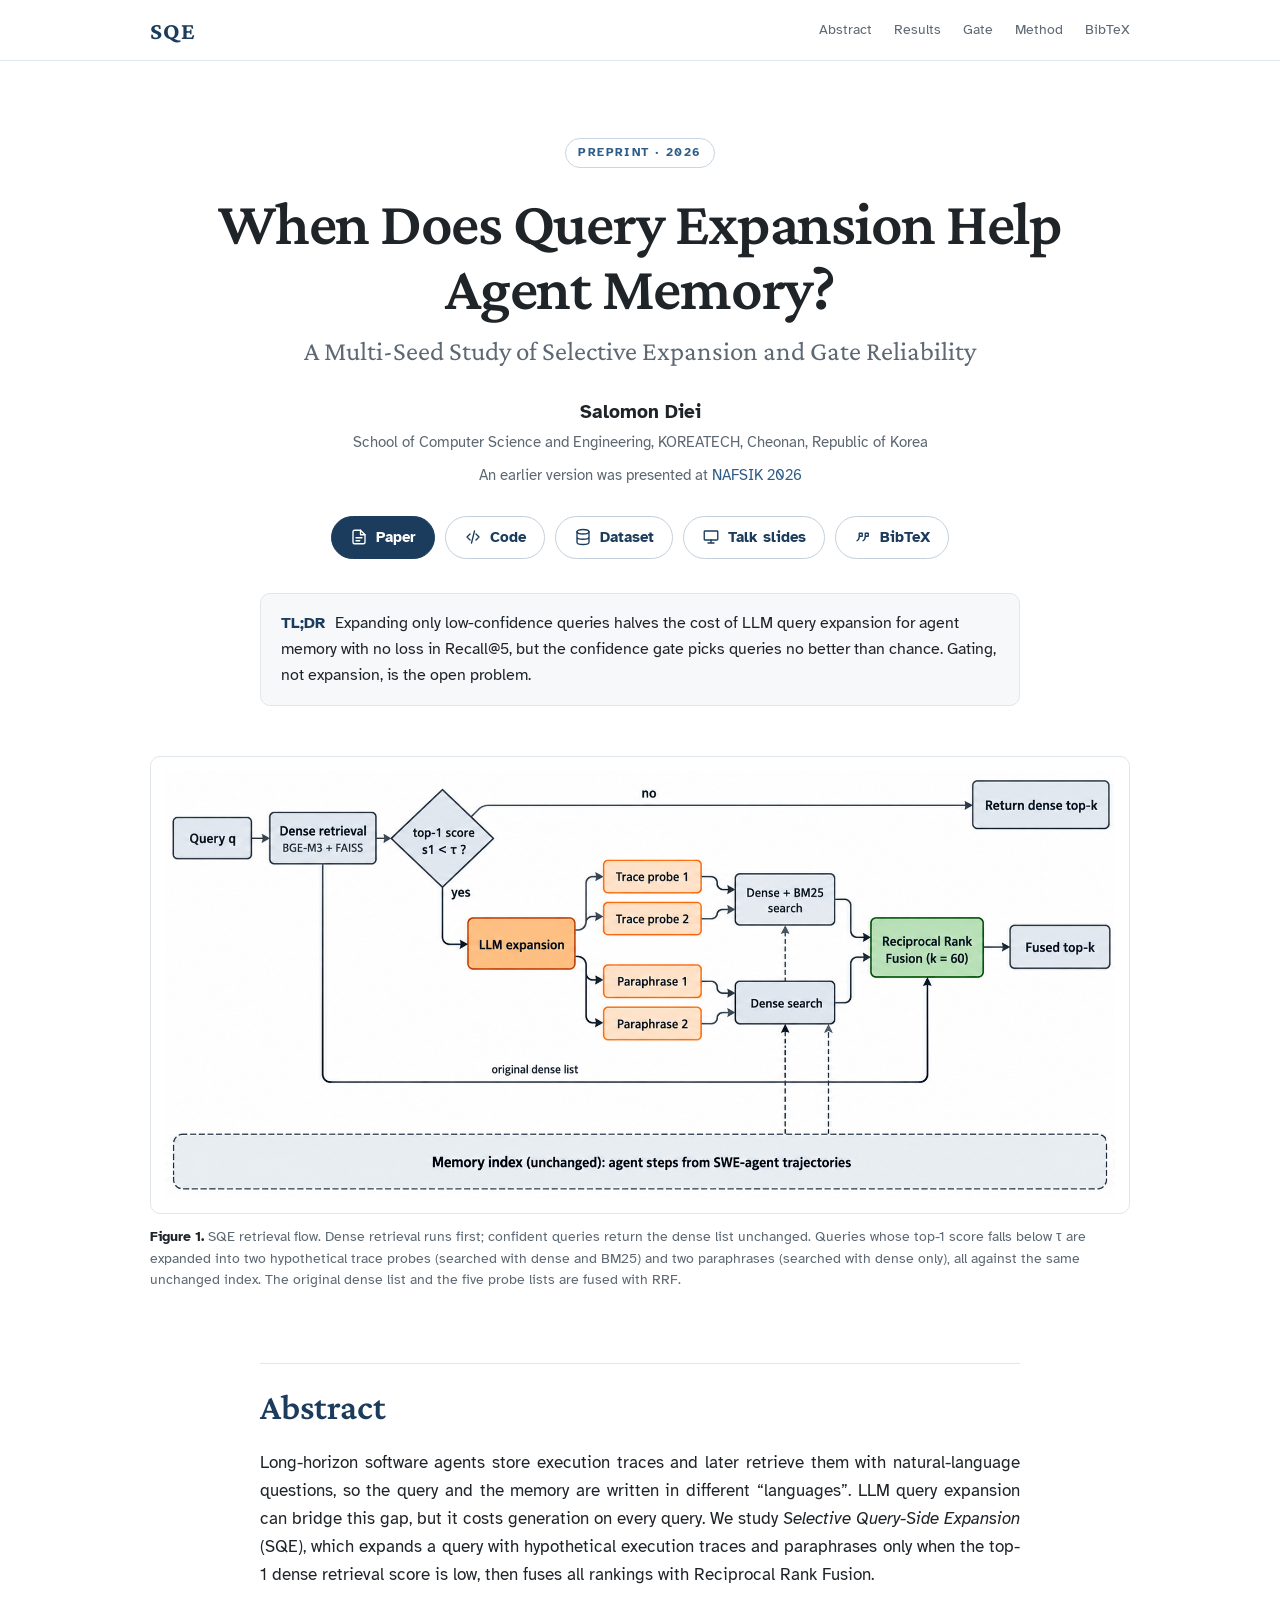
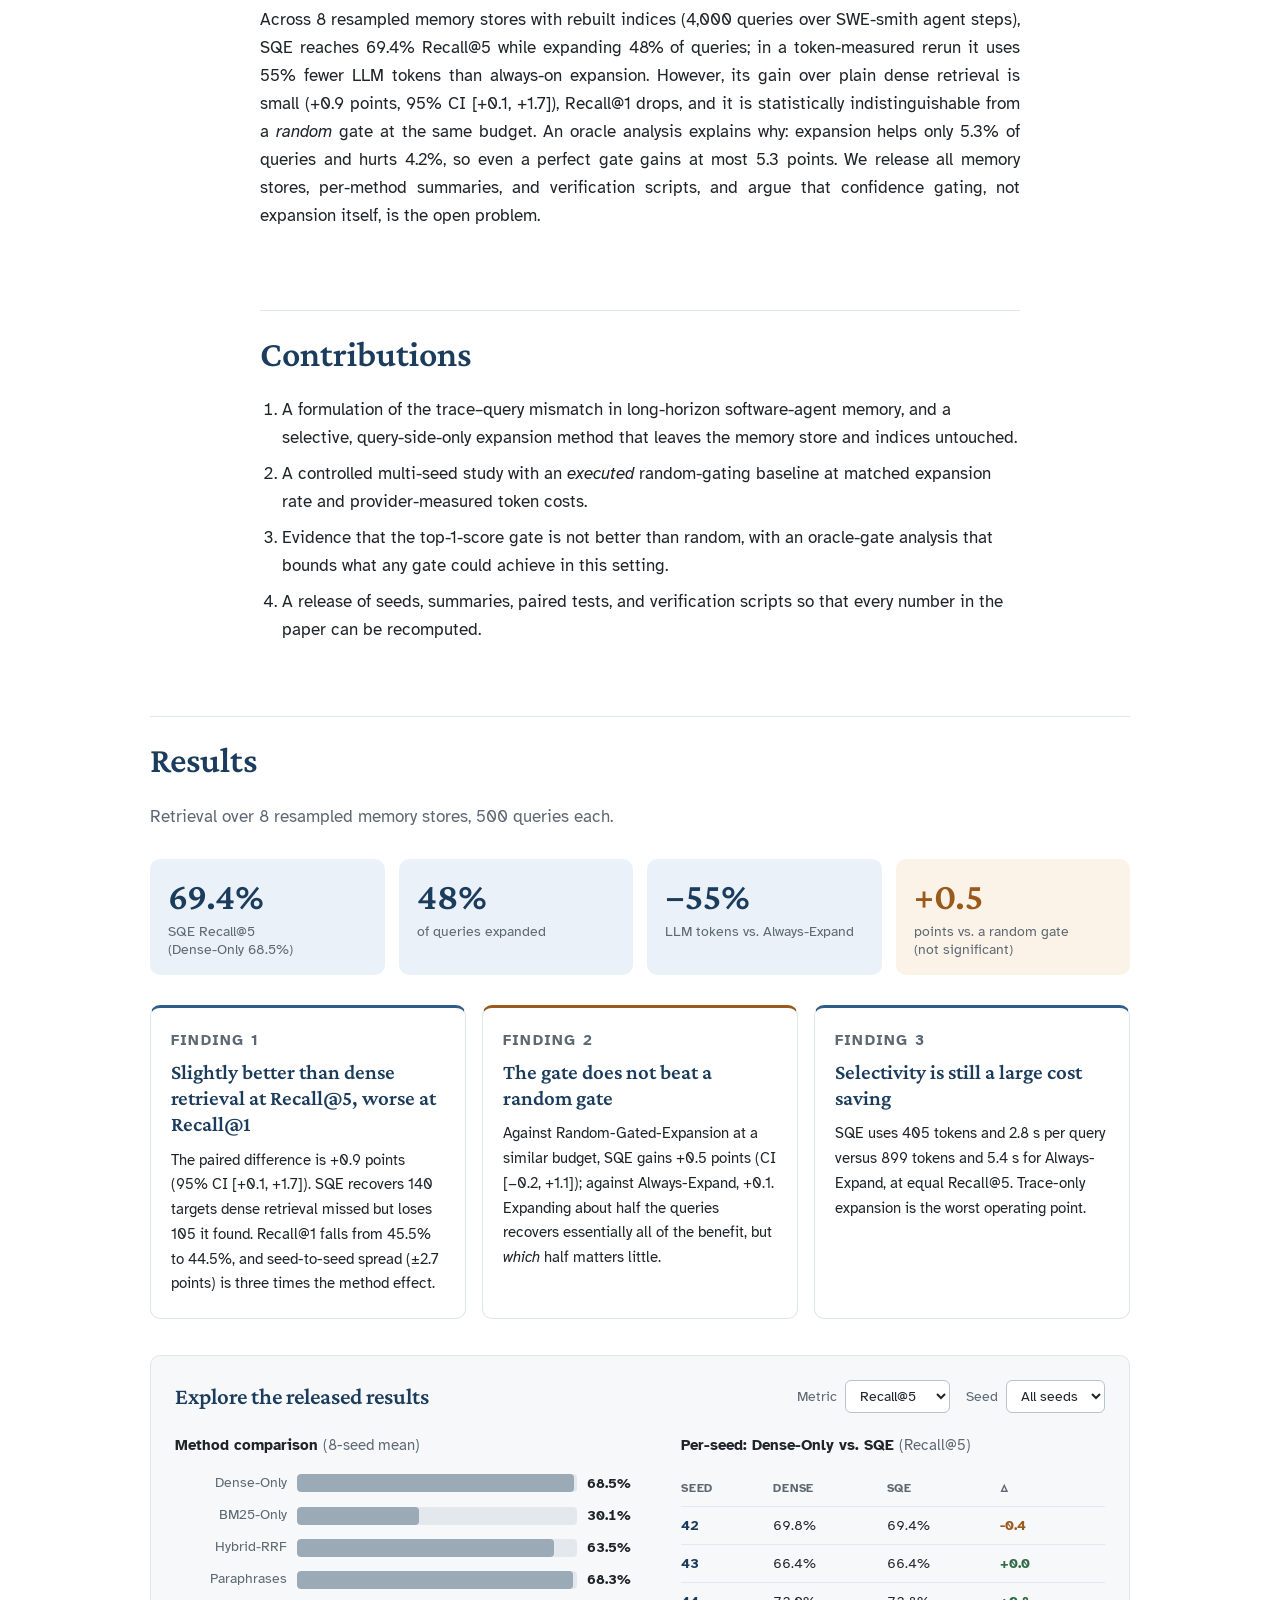
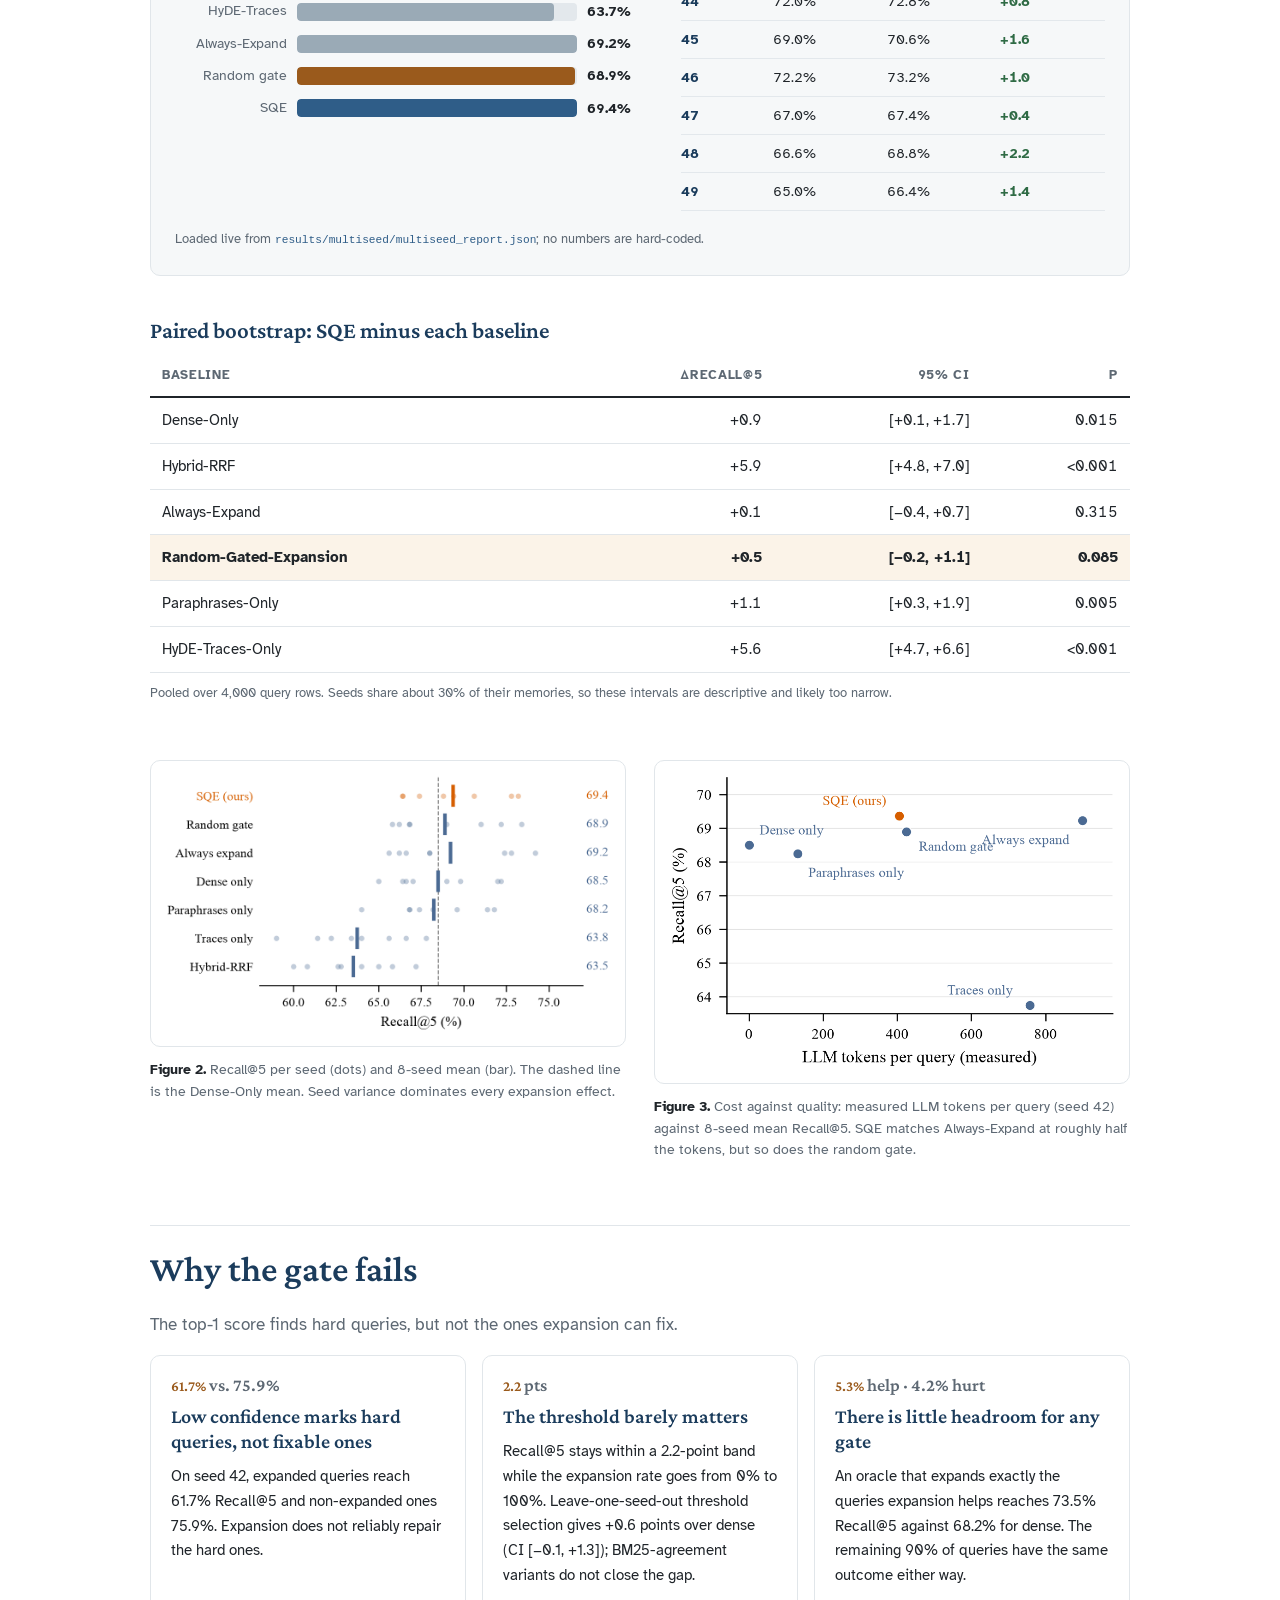
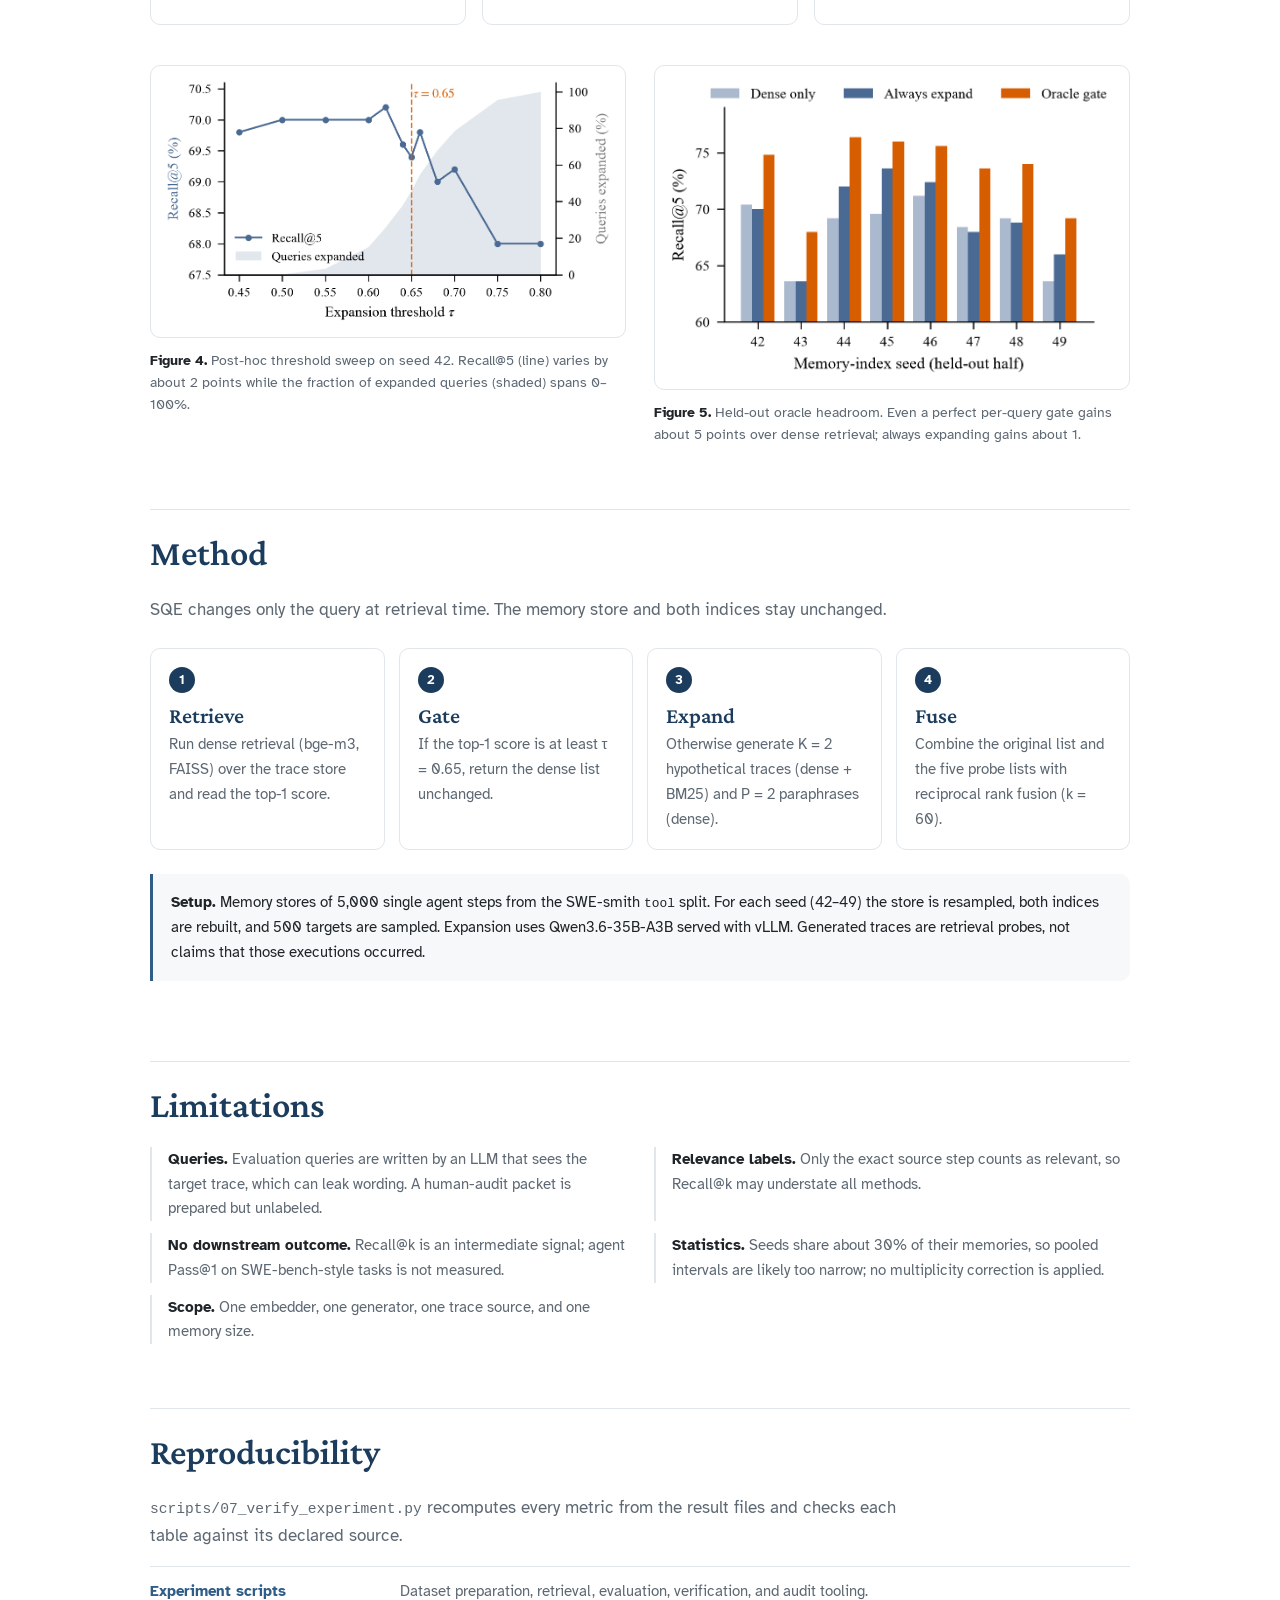
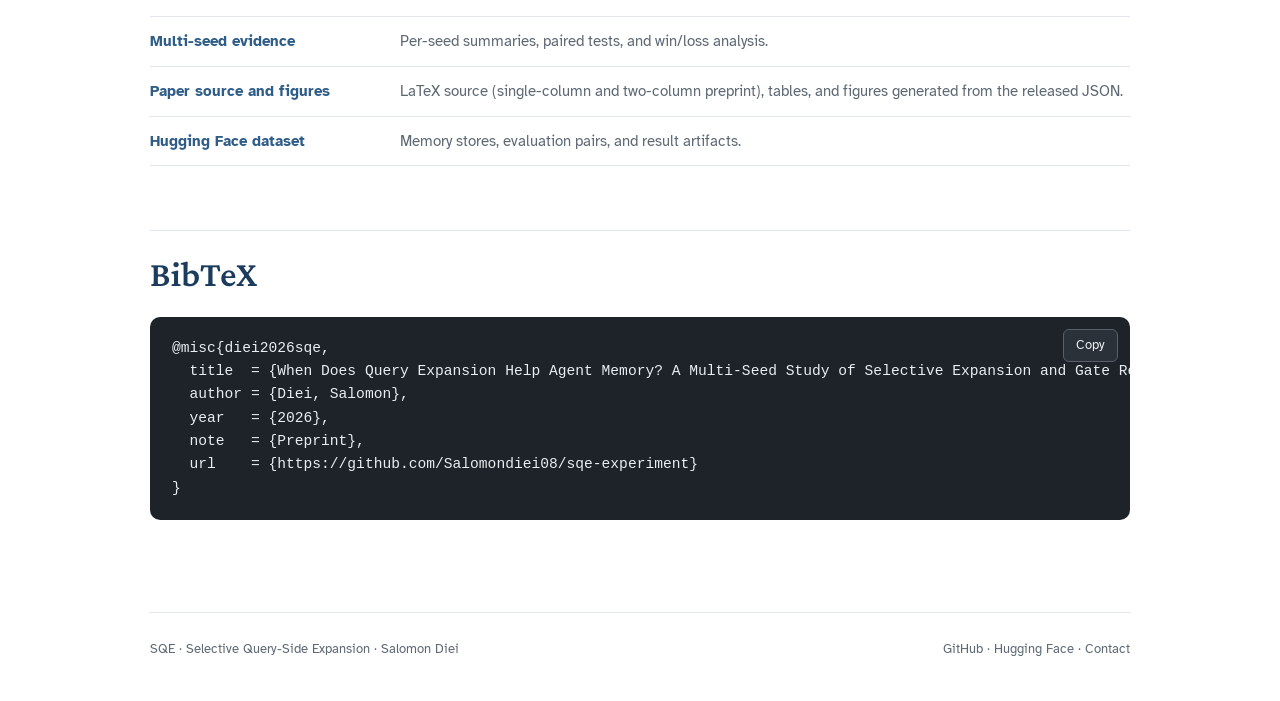
<file: site/index.html>
<!doctype html>
<html lang="en">
<head>
<meta charset="utf-8">
<meta name="viewport" content="width=device-width, initial-scale=1">
<title>When Does Query Expansion Help Agent Memory? | SQE</title>
<meta name="description" content="A multi-seed study of selective query-side expansion (SQE) for long-horizon software-agent memory: expanding only low-confidence queries halves the cost of expansion, but the confidence gate is no better than random.">
<meta name="author" content="Salomon Diei">
<link rel="canonical" href="https://salomondiei08.github.io/sqe-experiment/">
<!-- Google Scholar -->
<meta name="citation_title" content="When Does Query Expansion Help Agent Memory? A Multi-Seed Study of Selective Expansion and Gate Reliability">
<meta name="citation_author" content="Diei, Salomon">
<meta name="citation_publication_date" content="2026">
<meta name="citation_pdf_url" content="https://salomondiei08.github.io/sqe-experiment/assets/sqe-paper.pdf">
<!-- Social previews -->
<meta property="og:type" content="article">
<meta property="og:title" content="When Does Query Expansion Help Agent Memory?">
<meta property="og:description" content="Selective query expansion halves the cost of always-on expansion for agent memory retrieval, but its confidence gate is no better than random. 8 seeds, 4,000 queries, all artifacts released.">
<meta property="og:url" content="https://salomondiei08.github.io/sqe-experiment/">
<meta property="og:image" content="https://salomondiei08.github.io/sqe-experiment/assets/social-preview.png">
<meta property="og:image:width" content="1200">
<meta property="og:image:height" content="630">
<meta name="twitter:card" content="summary_large_image">
<link rel="preconnect" href="https://fonts.googleapis.com">
<link rel="preconnect" href="https://fonts.gstatic.com" crossorigin>
<link href="https://fonts.googleapis.com/css2?family=Atkinson+Hyperlegible:wght@400;700&family=Crimson+Pro:wght@400;500;600;700&display=swap" rel="stylesheet">
<link rel="stylesheet" href="./styles.css">
</head>
<body>
<a class="skip-link" href="#abstract">Skip to content</a>
<header class="site-header-wrap"><div class="site-header"><a class="site-name" href="#top">SQE</a><nav aria-label="Page navigation"><a href="#abstract">Abstract</a><a href="#results">Results</a><a href="#gate">Gate</a><a href="#method">Method</a><a href="#bibtex">BibTeX</a></nav></div></header>

<main id="top" class="page">

<section class="paper-header">
  <p class="venue">Preprint · 2026</p>
  <h1>When Does Query Expansion Help Agent Memory?</h1>
  <p class="subtitle">A Multi-Seed Study of Selective Expansion and Gate Reliability</p>
  <p class="authors"><a href="https://salomon.reinvent-labs.com" target="_blank" rel="noreferrer">Salomon Diei</a></p>
  <p class="affiliation">School of Computer Science and Engineering, KOREATECH, Cheonan, Republic of Korea</p>
  <p class="presentation">An earlier version was presented at <a href="https://sites.google.com/view/nafsik?pli=1&amp;authuser=0" target="_blank" rel="noreferrer">NAFSIK 2026</a></p>
  <div class="paper-links" aria-label="Research links">
    <a class="link-button primary" href="./assets/sqe-paper.pdf" target="_blank"><svg aria-hidden="true" viewBox="0 0 24 24"><path d="M14 3H6a2 2 0 0 0-2 2v14a2 2 0 0 0 2 2h12a2 2 0 0 0 2-2V9z"/><path d="M14 3v6h6M8 13h8M8 17h5"/></svg>Paper</a>
    <a class="link-button" href="https://github.com/Salomondiei08/sqe-experiment" target="_blank" rel="noreferrer"><svg aria-hidden="true" viewBox="0 0 24 24"><path d="m8 16-4-4 4-4M16 8l4 4-4 4M14 4l-4 16"/></svg>Code</a>
    <a class="link-button" href="https://huggingface.co/datasets/TheReinventGuy/sqe-experiment" target="_blank" rel="noreferrer"><svg aria-hidden="true" viewBox="0 0 24 24"><ellipse cx="12" cy="5" rx="8" ry="3"/><path d="M4 5v14c0 1.7 3.6 3 8 3s8-1.3 8-3V5M4 12c0 1.7 3.6 3 8 3s8-1.3 8-3"/></svg>Dataset</a>
    <a class="link-button" href="./talk/" target="_blank"><svg aria-hidden="true" viewBox="0 0 24 24"><rect x="3" y="4" width="18" height="12" rx="1"/><path d="M12 16v4M8 20h8"/></svg>Talk slides</a>
    <a class="link-button" href="#bibtex"><svg aria-hidden="true" viewBox="0 0 24 24"><path d="M7 7h4v4H7zM7 11c0 3-1 5-3 6M15 7h4v4h-4zM15 11c0 3-1 5-3 6"/></svg>BibTeX</a>
  </div>
  <p class="tldr"><strong>TL;DR</strong> Expanding only low-confidence queries halves the cost of LLM query expansion for agent memory with no loss in Recall@5, but the confidence gate picks queries no better than chance. Gating, not expansion, is the open problem.</p>
</section>

<figure class="teaser"><a href="./assets/method_overview.png" target="_blank"><img src="./assets/method_overview.png" width="1726" height="778" alt="SQE retrieval flow: dense retrieval first; queries whose top-1 score is below the threshold are expanded into trace probes and paraphrases, searched against the same index, and fused with reciprocal rank fusion."></a><figcaption><b>Figure 1.</b> SQE retrieval flow. Dense retrieval runs first; confident queries return the dense list unchanged. Queries whose top-1 score falls below τ are expanded into two hypothetical trace probes (searched with dense and BM25) and two paraphrases (searched with dense only), all against the same unchanged index. The original dense list and the five probe lists are fused with RRF.</figcaption></figure>

<section id="abstract" class="paper-section narrow">
  <h2>Abstract</h2>
  <p>Long-horizon software agents store execution traces and later retrieve them with natural-language questions, so the query and the memory are written in different “languages”. LLM query expansion can bridge this gap, but it costs generation on every query. We study <em>Selective Query-Side Expansion</em> (SQE), which expands a query with hypothetical execution traces and paraphrases only when the top-1 dense retrieval score is low, then fuses all rankings with Reciprocal Rank Fusion.</p>
  <p>Across 8 resampled memory stores with rebuilt indices (4,000 queries over SWE-smith agent steps), SQE reaches 69.4% Recall@5 while expanding 48% of queries; in a token-measured rerun it uses 55% fewer LLM tokens than always-on expansion. However, its gain over plain dense retrieval is small (+0.9 points, 95% CI [+0.1, +1.7]), Recall@1 drops, and it is statistically indistinguishable from a <em>random</em> gate at the same budget. An oracle analysis explains why: expansion helps only 5.3% of queries and hurts 4.2%, so even a perfect gate gains at most 5.3 points. We release all memory stores, per-method summaries, and verification scripts, and argue that confidence gating, not expansion itself, is the open problem.</p>
</section>

<section class="paper-section narrow contributions">
  <h2>Contributions</h2>
  <ol>
    <li>A formulation of the trace–query mismatch in long-horizon software-agent memory, and a selective, query-side-only expansion method that leaves the memory store and indices untouched.</li>
    <li>A controlled multi-seed study with an <em>executed</em> random-gating baseline at matched expansion rate and provider-measured token costs.</li>
    <li>Evidence that the top-1-score gate is not better than random, with an oracle-gate analysis that bounds what any gate could achieve in this setting.</li>
    <li>A release of seeds, summaries, paired tests, and verification scripts so that every number in the paper can be recomputed.</li>
  </ol>
</section>

<section id="results" class="paper-section">
  <h2>Results</h2>
  <p class="section-intro">Retrieval over 8 resampled memory stores, 500 queries each.</p>

  <div class="headline-results">
    <div><strong>69.4%</strong><span>SQE Recall@5<br>(Dense-Only 68.5%)</span></div>
    <div><strong>48%</strong><span>of queries expanded</span></div>
    <div><strong>−55%</strong><span>LLM tokens vs. Always-Expand</span></div>
    <div class="neutral"><strong>+0.5</strong><span>points vs. a random gate<br>(not significant)</span></div>
  </div>

  <div class="finding-cards">
    <article class="finding"><p class="finding-label">Finding 1</p><h3>Slightly better than dense retrieval at Recall@5, worse at Recall@1</h3><p>The paired difference is +0.9 points (95% CI [+0.1, +1.7]). SQE recovers 140 targets dense retrieval missed but loses 105 it found. Recall@1 falls from 45.5% to 44.5%, and seed-to-seed spread (±2.7 points) is three times the method effect.</p></article>
    <article class="finding negative"><p class="finding-label">Finding 2</p><h3>The gate does not beat a random gate</h3><p>Against Random-Gated-Expansion at a similar budget, SQE gains +0.5 points (CI [−0.2, +1.1]); against Always-Expand, +0.1. Expanding about half the queries recovers essentially all of the benefit, but <em>which</em> half matters little.</p></article>
    <article class="finding"><p class="finding-label">Finding 3</p><h3>Selectivity is still a large cost saving</h3><p>SQE uses 405 tokens and 2.8 s per query versus 899 tokens and 5.4 s for Always-Expand, at equal Recall@5. Trace-only expansion is the worst operating point.</p></article>
  </div>

  <div class="panel interactive">
    <div class="panel-head"><h3>Explore the released results</h3><div class="results-toolbar"><label for="metric-select">Metric <select id="metric-select"><option value="recall@5">Recall@5</option><option value="recall@1">Recall@1</option><option value="recall@10">Recall@10</option><option value="mrr">MRR</option></select></label><label for="seed-select">Seed <select id="seed-select"><option value="all">All seeds</option><option>42</option><option>43</option><option>44</option><option>45</option><option>46</option><option>47</option><option>48</option><option>49</option></select></label></div></div>
    <div class="result-columns"><div><h4>Method comparison <span class="hint">(8-seed mean)</span></h4><div id="method-chart" class="method-chart" role="img" aria-label="Method comparison chart"></div></div><div><h4>Per-seed: Dense-Only vs. SQE <span class="hint">(Recall@5)</span></h4><div id="seed-table" class="seed-table"></div></div></div>
    <p class="data-note">Loaded live from <a href="https://github.com/Salomondiei08/sqe-experiment/tree/main/results/multiseed" target="_blank" rel="noreferrer"><code>results/multiseed/multiseed_report.json</code></a>; no numbers are hard-coded.</p>
  </div>

  <div class="table-wrap">
    <h3>Paired bootstrap: SQE minus each baseline</h3>
    <table>
      <thead><tr><th scope="col">Baseline</th><th scope="col">ΔRecall@5</th><th scope="col">95% CI</th><th scope="col">p</th></tr></thead>
      <tbody>
        <tr><td>Dense-Only</td><td>+0.9</td><td>[+0.1, +1.7]</td><td>0.015</td></tr>
        <tr><td>Hybrid-RRF</td><td>+5.9</td><td>[+4.8, +7.0]</td><td>&lt;0.001</td></tr>
        <tr><td>Always-Expand</td><td>+0.1</td><td>[−0.4, +0.7]</td><td>0.315</td></tr>
        <tr class="key-row"><td>Random-Gated-Expansion</td><td>+0.5</td><td>[−0.2, +1.1]</td><td>0.085</td></tr>
        <tr><td>Paraphrases-Only</td><td>+1.1</td><td>[+0.3, +1.9]</td><td>0.005</td></tr>
        <tr><td>HyDE-Traces-Only</td><td>+5.6</td><td>[+4.7, +6.6]</td><td>&lt;0.001</td></tr>
      </tbody>
    </table>
    <p class="table-note">Pooled over 4,000 query rows. Seeds share about 30% of their memories, so these intervals are descriptive and likely too narrow.</p>
  </div>

  <div class="figure-grid">
    <figure><a href="./assets/multiseed_recall5.png" target="_blank"><img src="./assets/multiseed_recall5.png" width="1042" height="600" alt="Recall@5 per seed and 8-seed mean for each method" loading="lazy"></a><figcaption><b>Figure 2.</b> Recall@5 per seed (dots) and 8-seed mean (bar). The dashed line is the Dense-Only mean. Seed variance dominates every expansion effect.</figcaption></figure>
    <figure><a href="./assets/cost_quality.png" target="_blank"><img src="./assets/cost_quality.png" width="874" height="576" alt="Measured LLM tokens per query against 8-seed mean Recall@5" loading="lazy"></a><figcaption><b>Figure 3.</b> Cost against quality: measured LLM tokens per query (seed 42) against 8-seed mean Recall@5. SQE matches Always-Expand at roughly half the tokens, but so does the random gate.</figcaption></figure>
  </div>
</section>

<section id="gate" class="paper-section">
  <h2>Why the gate fails</h2>
  <p class="section-intro">The top-1 score finds hard queries, but not the ones expansion can fix.</p>
  <div class="gate-cards">
    <article><p class="big-number">61.7%<span> vs. 75.9%</span></p><h3>Low confidence marks hard queries, not fixable ones</h3><p>On seed 42, expanded queries reach 61.7% Recall@5 and non-expanded ones 75.9%. Expansion does not reliably repair the hard ones.</p></article>
    <article><p class="big-number">2.2<span> pts</span></p><h3>The threshold barely matters</h3><p>Recall@5 stays within a 2.2-point band while the expansion rate goes from 0% to 100%. Leave-one-seed-out threshold selection gives +0.6 points over dense (CI [−0.1, +1.3]); BM25-agreement variants do not close the gap.</p></article>
    <article><p class="big-number">5.3%<span> help · 4.2% hurt</span></p><h3>There is little headroom for any gate</h3><p>An oracle that expands exactly the queries expansion helps reaches 73.5% Recall@5 against 68.2% for dense. The remaining 90% of queries have the same outcome either way.</p></article>
  </div>
  <div class="figure-grid">
    <figure><a href="./assets/threshold_sweep.png" target="_blank"><img src="./assets/threshold_sweep.png" width="1017" height="555" alt="Recall@5 and expansion rate across gate thresholds on seed 42" loading="lazy"></a><figcaption><b>Figure 4.</b> Post-hoc threshold sweep on seed 42. Recall@5 (line) varies by about 2 points while the fraction of expanded queries (shaded) spans 0–100%.</figcaption></figure>
    <figure><a href="./assets/gate_headroom.png" target="_blank"><img src="./assets/gate_headroom.png" width="913" height="604" alt="Held-out oracle headroom compared with dense retrieval and always expanding" loading="lazy"></a><figcaption><b>Figure 5.</b> Held-out oracle headroom. Even a perfect per-query gate gains about 5 points over dense retrieval; always expanding gains about 1.</figcaption></figure>
  </div>
</section>

<section id="method" class="paper-section">
  <h2>Method</h2>
  <p class="section-intro">SQE changes only the query at retrieval time. The memory store and both indices stay unchanged.</p>
  <ol class="method-steps">
    <li><span class="step">1</span><strong>Retrieve</strong>Run dense retrieval (bge-m3, FAISS) over the trace store and read the top-1 score.</li>
    <li><span class="step">2</span><strong>Gate</strong>If the top-1 score is at least τ = 0.65, return the dense list unchanged.</li>
    <li><span class="step">3</span><strong>Expand</strong>Otherwise generate K = 2 hypothetical traces (dense + BM25) and P = 2 paraphrases (dense).</li>
    <li><span class="step">4</span><strong>Fuse</strong>Combine the original list and the five probe lists with reciprocal rank fusion (k = 60).</li>
  </ol>
  <p class="note"><strong>Setup.</strong> Memory stores of 5,000 single agent steps from the SWE-smith <code>tool</code> split. For each seed (42–49) the store is resampled, both indices are rebuilt, and 500 targets are sampled. Expansion uses Qwen3.6-35B-A3B served with vLLM. Generated traces are retrieval probes, not claims that those executions occurred.</p>
</section>

<section class="paper-section limitations">
  <h2>Limitations</h2>
  <ul>
    <li><strong>Queries.</strong> Evaluation queries are written by an LLM that sees the target trace, which can leak wording. A human-audit packet is prepared but unlabeled.</li>
    <li><strong>Relevance labels.</strong> Only the exact source step counts as relevant, so Recall@k may understate all methods.</li>
    <li><strong>No downstream outcome.</strong> Recall@k is an intermediate signal; agent Pass@1 on SWE-bench-style tasks is not measured.</li>
    <li><strong>Statistics.</strong> Seeds share about 30% of their memories, so pooled intervals are likely too narrow; no multiplicity correction is applied.</li>
    <li><strong>Scope.</strong> One embedder, one generator, one trace source, and one memory size.</li>
  </ul>
</section>

<section class="paper-section artifacts">
  <h2>Reproducibility</h2>
  <p class="section-intro"><code>scripts/07_verify_experiment.py</code> recomputes every metric from the result files and checks each table against its declared source.</p>
  <ul>
    <li><a href="https://github.com/Salomondiei08/sqe-experiment/tree/main/scripts" target="_blank" rel="noreferrer">Experiment scripts</a><span>Dataset preparation, retrieval, evaluation, verification, and audit tooling.</span></li>
    <li><a href="https://github.com/Salomondiei08/sqe-experiment/tree/main/results/multiseed" target="_blank" rel="noreferrer">Multi-seed evidence</a><span>Per-seed summaries, paired tests, and win/loss analysis.</span></li>
    <li><a href="https://github.com/Salomondiei08/sqe-experiment/tree/main/paper" target="_blank" rel="noreferrer">Paper source and figures</a><span>LaTeX source (single-column and two-column preprint), tables, and figures generated from the released JSON.</span></li>
    <li><a href="https://huggingface.co/datasets/TheReinventGuy/sqe-experiment" target="_blank" rel="noreferrer">Hugging Face dataset</a><span>Memory stores, evaluation pairs, and result artifacts.</span></li>
  </ul>
</section>

<section id="bibtex" class="paper-section citation-section">
  <h2>BibTeX</h2>
  <div class="citation-box"><pre id="citation">@misc{diei2026sqe,
  title  = {When Does Query Expansion Help Agent Memory? A Multi-Seed Study of Selective Expansion and Gate Reliability},
  author = {Diei, Salomon},
  year   = {2026},
  note   = {Preprint},
  url    = {https://github.com/Salomondiei08/sqe-experiment}
}</pre><button id="copy-citation" type="button">Copy</button></div>
  <span class="copy-status" id="copy-status" role="status"></span>
</section>

</main>
<footer class="site-footer"><span>SQE · Selective Query-Side Expansion · <a href="https://salomon.reinvent-labs.com" target="_blank" rel="noreferrer">Salomon Diei</a></span><span><a href="https://github.com/Salomondiei08/sqe-experiment" target="_blank" rel="noreferrer">GitHub</a> · <a href="https://huggingface.co/datasets/TheReinventGuy/sqe-experiment" target="_blank" rel="noreferrer">Hugging Face</a> · <a href="mailto:salomon@koreatech.ac.kr">Contact</a></span></footer>
<script src="./app.js"></script>
</body>
</html>
</file>
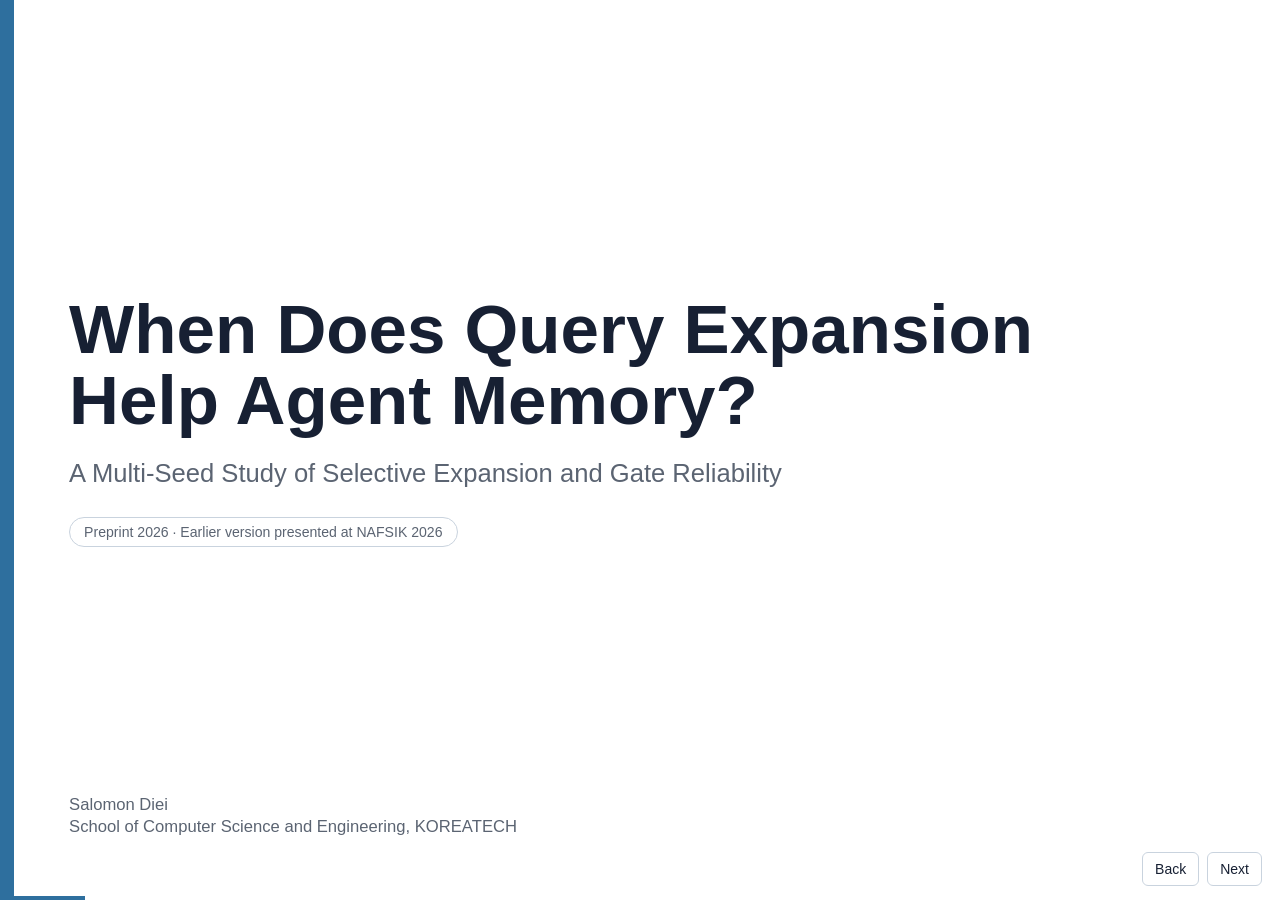
<file: site/talk/index.html>
<!doctype html>
<html lang="en">
<head>
  <meta charset="utf-8">
  <meta name="viewport" content="width=device-width, initial-scale=1">
  <title>Slides · When Does Query Expansion Help Agent Memory?</title>
  <meta name="description" content="Talk slides for the SQE preprint: when does query expansion help agent memory retrieval?">
  <style>
    :root {
      --ink: #172033;
      --muted: #5b6472;
      --blue: #2e6f9e;
      --blue-soft: #e8f2f8;
      --orange: #cf7f3f;
      --orange-soft: #fff3e8;
      --green: #3f8f67;
      --green-soft: #eaf7f0;
      --line: #c9d3de;
      --gray: #eef2f6;
      --red: #b42318;
      --white: #ffffff;
    }

    * { box-sizing: border-box; }
    body {
      margin: 0;
      font-family: Arial, Helvetica, sans-serif;
      color: var(--ink);
      background: #dfe5eb;
    }

    .deck {
      width: 100vw;
      height: 100vh;
      overflow: hidden;
      position: relative;
    }

    .slide {
      display: none;
      width: 100vw;
      height: 100vh;
      padding: 5.2vh 5.4vw 4.8vh;
      background: var(--white);
      position: absolute;
      inset: 0;
    }

    .slide.active {
      display: flex;
      flex-direction: column;
    }

    h1 {
      font-size: clamp(34px, 5.4vw, 70px);
      line-height: 1.02;
      margin: 0;
      letter-spacing: 0;
      font-weight: 700;
    }

    h2 {
      font-size: clamp(28px, 3.1vw, 42px);
      line-height: 1.08;
      margin: 0 0 2.4vh;
      letter-spacing: 0;
      font-weight: 700;
    }

    h3 {
      margin: 0 0 1.2vh;
      font-size: clamp(18px, 1.7vw, 25px);
      line-height: 1.1;
      font-weight: 700;
    }

    p {
      font-size: clamp(18px, 1.55vw, 25px);
      line-height: 1.32;
      margin: 0;
    }

    .subtitle {
      color: var(--muted);
      max-width: 980px;
      margin-top: 2.5vh;
      font-size: clamp(21px, 2vw, 31px);
      line-height: 1.25;
    }

    .author {
      margin-top: auto;
      padding-bottom: 2vh;
      color: var(--muted);
      font-size: clamp(16px, 1.3vw, 22px);
      line-height: 1.35;
    }

    .accent-bar {
      position: absolute;
      left: 0;
      top: 0;
      bottom: 0;
      width: 1.1vw;
      background: var(--blue);
    }

    .rule {
      height: 1px;
      background: var(--line);
      margin-bottom: 3.2vh;
    }

    .grid-3 {
      display: grid;
      grid-template-columns: repeat(3, 1fr);
      gap: 2.2vw;
      flex: 1;
      align-items: center;
    }

    .grid-2 {
      display: grid;
      grid-template-columns: 1fr 1fr;
      gap: 3vw;
      flex: 1;
      align-items: center;
    }

    .card {
      border: 1px solid var(--line);
      border-radius: 8px;
      padding: 3vh 2vw;
      min-height: 28vh;
      background: var(--white);
      position: relative;
    }

    .card.blue { background: var(--blue-soft); border-left: 8px solid var(--blue); }
    .card.orange { background: var(--orange-soft); border-left: 8px solid var(--orange); }
    .card.green { background: var(--green-soft); border-left: 8px solid var(--green); }
    .card.gray { background: var(--gray); border-left: 8px solid var(--blue); }

    .card p, li {
      color: var(--muted);
      font-size: clamp(17px, 1.35vw, 22px);
      line-height: 1.34;
    }

    ul {
      margin: 1.3vh 0 0;
      padding-left: 1.35em;
    }

    li { margin: 0.65vh 0; }

    .big-number {
      display: block;
      font-size: clamp(42px, 5vw, 76px);
      line-height: 1;
      color: var(--blue);
      font-weight: 700;
      margin-bottom: 1vh;
    }

    .orange-number { color: var(--orange); }
    .green-number { color: var(--green); }

    .center {
      display: flex;
      flex: 1;
      align-items: center;
      justify-content: center;
      text-align: center;
    }

    .statement {
      max-width: 1050px;
      font-size: clamp(31px, 3.7vw, 58px);
      line-height: 1.12;
      font-weight: 700;
    }

    .figure {
      width: 100%;
      max-height: 67vh;
      object-fit: contain;
      border: 1px solid var(--line);
      border-radius: 8px;
      background: var(--white);
      padding: 1vh;
    }

    .figure-row {
      display: grid;
      grid-template-columns: 1.65fr 1fr;
      gap: 2.8vw;
      align-items: center;
      flex: 1;
    }

    .caption {
      color: var(--muted);
      text-align: center;
      font-size: clamp(14px, 1.1vw, 18px);
      margin-top: 1vh;
    }

    .metric-row {
      display: grid;
      grid-template-columns: repeat(4, 1fr);
      gap: 1.5vw;
      margin-top: 3vh;
    }

    .metric {
      border: 1px solid var(--line);
      border-radius: 8px;
      background: var(--gray);
      padding: 2.2vh 1.2vw;
      text-align: center;
      min-height: 15vh;
    }

    .metric span {
      display: block;
      color: var(--blue);
      font-size: clamp(31px, 3.4vw, 52px);
      font-weight: 700;
      line-height: 1;
      margin-bottom: 1.1vh;
    }

    .metric p {
      font-size: clamp(14px, 1.15vw, 19px);
      color: var(--muted);
    }

    .claim-grid {
      display: grid;
      grid-template-columns: 1fr 1fr;
      gap: 2.4vw;
      flex: 1;
      align-items: stretch;
    }

    .steps {
      display: grid;
      gap: 2.1vh;
      margin-top: 2vh;
    }

    .step {
      display: grid;
      grid-template-columns: 54px 1fr;
      gap: 1.2vw;
      align-items: start;
    }

    .step-num {
      width: 54px;
      height: 54px;
      border-radius: 50%;
      background: var(--blue);
      color: var(--white);
      display: flex;
      align-items: center;
      justify-content: center;
      font-size: 23px;
      font-weight: 700;
    }

    .step h3 { margin-bottom: 0.4vh; }
    .step p { color: var(--muted); font-size: clamp(17px, 1.35vw, 22px); }

    .footer {
      position: absolute;
      left: 5.4vw;
      right: 5.4vw;
      bottom: 2.2vh;
      display: flex;
      justify-content: space-between;
      color: var(--muted);
      font-size: 12px;
    }

    .nav {
      position: fixed;
      right: 18px;
      bottom: 14px;
      display: flex;
      gap: 8px;
      z-index: 10;
    }

    .nav button {
      border: 1px solid var(--line);
      background: var(--white);
      color: var(--ink);
      border-radius: 6px;
      padding: 8px 12px;
      cursor: pointer;
      font-size: 14px;
    }

    .progress {
      position: fixed;
      left: 0;
      bottom: 0;
      height: 4px;
      background: var(--blue);
      width: 0;
      z-index: 20;
    }

    @media print {
      body { background: white; }
      .deck { height: auto; overflow: visible; }
      .slide {
        display: flex !important;
        position: relative;
        width: 100vw;
        height: 100vh;
        page-break-after: always;
      }
      .nav, .progress { display: none; }
    }
  
    .tag { display:inline-block; margin-top:3vh; padding:6px 14px; border:1px solid var(--line); border-radius:999px; color:var(--muted); font-size:clamp(14px,1.1vw,18px); }
    .figure-pair { display:grid; grid-template-columns:1fr 1fr; gap:2.4vw; flex:1; align-items:center; }
    .figure-pair .figure { max-height:58vh; }
    .question { max-width:1100px; font-size:clamp(30px,3.4vw,54px); line-height:1.15; font-weight:700; }
    .question em { color:var(--blue); font-style:normal; }
    .note { margin-top:2.4vh; padding:1.6vh 1.4vw; background:var(--gray); border-left:6px solid var(--orange); border-radius:0 8px 8px 0; color:var(--ink); font-size:clamp(16px,1.3vw,21px); }
    .links p { margin:0.9vh 0; }
    .vcenter { flex:1; display:flex; flex-direction:column; justify-content:center; }
    .grid-3 { align-items:stretch; align-content:center; }
    .vcenter .grid-3 { flex:0 0 auto; }
    .footer { right:calc(5.4vw + 150px); }
    .links a { color:var(--blue); text-decoration:none; }
    @media (max-width: 760px) {
      .grid-3, .grid-2, .claim-grid, .figure-row, .figure-pair { grid-template-columns:1fr; gap:2vh; align-content:start; overflow-y:auto; }
      .metric-row { grid-template-columns:1fr 1fr; }
      .card { min-height:0; }
      .slide { overflow-y:auto; padding-bottom:9vh; }
      .footer { display:none; }
    }
  </style>
</head>
<body>
  <main class="deck">
    <section class="slide"><div class="accent-bar"></div>
<div class="center" style="justify-content:flex-start;text-align:left"><div>
<h1>When Does Query Expansion<br>Help Agent Memory?</h1>
<p class="subtitle">A Multi-Seed Study of Selective Expansion and Gate Reliability</p>
<span class="tag">Preprint 2026 · Earlier version presented at NAFSIK 2026</span>
</div></div>
<p class="author">Salomon Diei<br>School of Computer Science and Engineering, KOREATECH</p></section>
<section class="slide"><h2>The talk in one minute</h2><div class="rule"></div><div class="grid-3">
<div class="card blue"><h3>Problem</h3><p>Agents store execution traces but later search them with natural-language questions. The memory exists, but the query does not look like it.</p></div>
<div class="card orange"><h3>Idea</h3><p>Expand the query with hypothetical traces and paraphrases, but only when the first retrieval looks uncertain.</p></div>
<div class="card green"><h3>Result</h3><p>Selective expansion halves the cost of always expanding with no loss in Recall@5. But the confidence gate is no better than random.</p></div>
</div><div class="footer"><span>When Does Query Expansion Help Agent Memory?</span><span>2</span></div></section>
<section class="slide"><h2>Why agent memory retrieval fails</h2><div class="rule"></div><div class="grid-2">
<div class="card gray"><h3>What is stored</h3><ul><li>Terminal outputs and tracebacks</li><li>Test failures</li><li>Patch diffs and commands</li><li>Single agent steps: thought, action, observation</li></ul></div>
<div class="card gray"><h3>What is asked later</h3><ul><li>Natural-language questions</li><li>"How did I fix the off-by-one line number bug?"</li><li>Short reminders and issue summaries</li></ul></div>
</div>
<p class="note">The memory may be present, but the query and the memory are written in different “languages”.</p><div class="footer"><span>When Does Query Expansion Help Agent Memory?</span><span>3</span></div></section>
<section class="slide"><h2>The question</h2><div class="rule"></div><div class="center"><p class="question">Can a <em>cheap confidence signal</em> decide which agent-memory queries are worth expanding?</p></div><div class="footer"><span>When Does Query Expansion Help Agent Memory?</span><span>4</span></div></section>
<section class="slide"><h2>How SQE works</h2><div class="rule"></div><div class="figure-row" style="grid-template-columns:1fr">
<div><img class="figure" src="./method_overview.png" alt="SQE retrieval flow"><p class="caption">Dense retrieval first. If the top-1 score is below τ = 0.65, generate 2 hypothetical traces (dense + BM25) and 2 paraphrases (dense), then fuse all lists with RRF (k = 60). The memory store and indices never change.</p></div>
</div><div class="footer"><span>When Does Query Expansion Help Agent Memory?</span><span>5</span></div></section>
<section class="slide"><h2>Evaluation design</h2><div class="rule"></div><div class="vcenter"><div class="metric-row">
<div class="metric"><span>5,000</span><p>agent steps per memory store</p></div>
<div class="metric"><span>500</span><p>queries per seed</p></div>
<div class="metric"><span>8</span><p>resampled stores, indices rebuilt</p></div>
<div class="metric"><span>4,000</span><p>queries in total</p></div>
</div>
<div class="grid-2" style="margin-top:3vh">
<div class="card gray" style="min-height:0"><h3>Data and models</h3><p>SWE-smith agent steps (tool split). bge-m3 + FAISS for dense, BM25 for sparse, Qwen3.6-35B-A3B for expansion.</p></div>
<div class="card orange" style="min-height:0"><h3>The key control</h3><p>A random gate runs the identical expansion code at a matched rate. It separates <b>expanding some queries</b> from <b>choosing which ones</b>.</p></div>
</div></div><div class="footer"><span>When Does Query Expansion Help Agent Memory?</span><span>6</span></div></section>
<section class="slide"><h2>Main result: a small Recall@5 gain</h2><div class="rule"></div><div class="vcenter"><div class="metric-row">
<div class="metric"><span>69.4%</span><p>SQE</p></div>
<div class="metric"><span style="color:var(--muted)">68.5%</span><p>Dense-Only</p></div>
<div class="metric"><span style="color:var(--muted)">69.2%</span><p>Always-Expand</p></div>
<div class="metric"><span class="orange-number">68.9%</span><p>Random gate</p></div>
</div>
<p class="note">Mean Recall@5 over 8 seeds. SQE is slightly better than dense retrieval at Recall@5 (+0.9 points), but worse at Recall@1 (44.5% vs 45.5%). It recovers 140 targets dense retrieval missed and loses 105 it found.</p></div><div class="footer"><span>When Does Query Expansion Help Agent Memory?</span><span>7</span></div></section>
<section class="slide"><h2>Seed variance dominates every effect</h2><div class="rule"></div><div class="figure-row" style="grid-template-columns:1.6fr 1fr">
<img class="figure" src="./multiseed_recall5.png" alt="Recall@5 per seed and 8-seed mean">
<div class="card blue" style="min-height:0"><span class="big-number">±2.7</span><p>points of seed-to-seed spread: three times larger than the method effect.</p></div>
</div><div class="footer"><span>When Does Query Expansion Help Agent Memory?</span><span>8</span></div></section>
<section class="slide"><h2>The gate does not beat a random gate</h2><div class="rule"></div><div class="vcenter"><div class="grid-3">
<div class="card blue"><span class="big-number">+0.9</span><h3>vs Dense-Only</h3><p>95% CI [+0.1, +1.7]</p></div>
<div class="card orange"><span class="big-number orange-number">+0.5</span><h3>vs Random gate</h3><p>95% CI [−0.2, +1.1]. Not significant.</p></div>
<div class="card gray"><span class="big-number" style="color:var(--muted)">+0.1</span><h3>vs Always-Expand</h3><p>95% CI [−0.4, +0.7]</p></div>
</div>
<p class="note">Expanding about half the queries recovers essentially all of the benefit of expanding every query, but <b>which</b> half matters little.</p></div><div class="footer"><span>When Does Query Expansion Help Agent Memory?</span><span>9</span></div></section>
<section class="slide"><h2>Selectivity is still a large cost saving</h2><div class="rule"></div><div class="figure-row">
<img class="figure" src="./cost_quality.png" alt="Tokens per query against Recall@5">
<div><div class="card green" style="min-height:0"><span class="big-number green-number">−55%</span><p>LLM tokens vs Always-Expand: 405 vs 899 tokens and 2.8 s vs 5.4 s per query, at equal Recall@5.</p></div>
<p class="caption" style="text-align:left;margin-top:2vh">But the random gate sits at the same point.</p></div>
</div><div class="footer"><span>When Does Query Expansion Help Agent Memory?</span><span>10</span></div></section>
<section class="slide"><h2>Why the gate fails</h2><div class="rule"></div><div class="grid-3">
<div class="card orange"><span class="big-number orange-number">61.7%</span><h3>Hard, not fixable</h3><p>Expanded queries reach 61.7% Recall@5 vs 75.9% for the rest. The gate finds hard queries, but expansion does not repair them.</p></div>
<div class="card orange"><span class="big-number orange-number">2.2 pts</span><h3>Threshold barely matters</h3><p>Recall@5 moves within a 2.2-point band while the expansion rate goes from 0% to 100%.</p></div>
<div class="card orange"><span class="big-number orange-number">5.3%</span><h3>Little headroom</h3><p>Expansion helps 5.3% of queries and hurts 4.2%. Even an oracle gate gains only about 5 points.</p></div>
</div><div class="footer"><span>When Does Query Expansion Help Agent Memory?</span><span>11</span></div></section>
<section class="slide"><h2>The evidence behind the gate result</h2><div class="rule"></div><div class="figure-pair">
<div><img class="figure" src="./threshold_sweep.png" alt="Threshold sweep on seed 42"><p class="caption">Threshold sweep (seed 42)</p></div>
<div><img class="figure" src="./gate_headroom.png" alt="Oracle gate headroom"><p class="caption">Held-out oracle headroom</p></div>
</div><div class="footer"><span>When Does Query Expansion Help Agent Memory?</span><span>12</span></div></section>
<section class="slide"><h2>What the evidence supports</h2><div class="rule"></div><div class="claim-grid">
<div class="card green"><h3>Supported</h3><ul><li>SQE is a retrieval-time method; memory writing is unchanged.</li><li>It matches Always-Expand at about half the tokens.</li><li>It gives a small Recall@5 gain over dense retrieval.</li><li>The top-1-score gate is not better than random.</li></ul></div>
<div class="card orange"><h3>Not claimed</h3><ul><li>No downstream agent Pass@1 result.</li><li>No human-validated query quality (audit packet prepared, unlabeled).</li><li>Intervals pool overlapping seeds, so they are descriptive.</li><li>One embedder, one generator, one trace source.</li></ul></div>
</div><div class="footer"><span>When Does Query Expansion Help Agent Memory?</span><span>13</span></div></section>
<section class="slide"><h2>Next steps</h2><div class="rule"></div><div class="steps">
<div class="step"><div class="step-num">1</div><div><h3>Learned gates against random-budget controls</h3><p>Predicting which queries expansion will fix is the open problem.</p></div></div>
<div class="step"><div class="step-num">2</div><div><h3>Downstream agent success</h3><p>Measure whether retrieved memories change Pass@1 on SWE-bench-style tasks.</p></div></div>
<div class="step"><div class="step-num">3</div><div><h3>Human-audited queries</h3><p>Label the prepared 100-query audit packet.</p></div></div>
<div class="step"><div class="step-num">4</div><div><h3>Confirmatory statistics</h3><p>Pre-register one contrast and use seed- or task-clustered inference.</p></div></div>
</div><div class="footer"><span>When Does Query Expansion Help Agent Memory?</span><span>14</span></div></section>
<section class="slide"><div class="accent-bar"></div>
<div class="center" style="justify-content:flex-start;text-align:left"><div>
<h1>Thank you</h1>
<p class="subtitle">Confidence gating, not expansion itself, is the open problem.</p>
<div class="links" style="margin-top:4vh">
<p>Paper and project page: <a href="https://salomondiei08.github.io/sqe-experiment/">salomondiei08.github.io/sqe-experiment</a></p>
<p>Code: <a href="https://github.com/Salomondiei08/sqe-experiment">github.com/Salomondiei08/sqe-experiment</a></p>
<p>Data: <a href="https://huggingface.co/datasets/TheReinventGuy/sqe-experiment">huggingface.co/datasets/TheReinventGuy/sqe-experiment</a></p>
</div></div></div>
<p class="author">Salomon Diei · salomon@koreatech.ac.kr</p><div class="footer"><span>When Does Query Expansion Help Agent Memory?</span><span>15</span></div></section>
  </main>
  <div class="progress" id="progress"></div>
  <div class="nav" aria-label="Slide navigation">
    <button type="button" onclick="prevSlide()">Back</button>
    <button type="button" onclick="nextSlide()">Next</button>
  </div>
  <script>
    const slides = Array.from(document.querySelectorAll('.slide'));
    let index = 0;
    function showSlide(i) {
      index = Math.max(0, Math.min(slides.length - 1, i));
      slides.forEach((slide, n) => slide.classList.toggle('active', n === index));
      document.getElementById('progress').style.width = `${((index + 1) / slides.length) * 100}%`;
      history.replaceState(null, '', '#' + (index + 1));
    }
    function nextSlide() { showSlide(index + 1); }
    function prevSlide() { showSlide(index - 1); }
    document.addEventListener('keydown', (event) => {
      if (['ArrowRight', 'PageDown', ' '].includes(event.key)) { event.preventDefault(); nextSlide(); }
      if (['ArrowLeft', 'PageUp', 'Backspace'].includes(event.key)) { event.preventDefault(); prevSlide(); }
      if (event.key === 'Home') showSlide(0);
      if (event.key === 'End') showSlide(slides.length - 1);
    });
    // Swipe on touch screens
    let touchX = null;
    document.addEventListener('touchstart', (e) => { touchX = e.touches[0].clientX; }, { passive: true });
    document.addEventListener('touchend', (e) => {
      if (touchX === null) return;
      const dx = e.changedTouches[0].clientX - touchX;
      if (Math.abs(dx) > 50) (dx < 0 ? nextSlide : prevSlide)();
      touchX = null;
    });
    const start = Number(location.hash.replace('#', ''));
    showSlide(start >= 1 && start <= slides.length ? start - 1 : 0);
  </script>
</body>
</html>
</file>
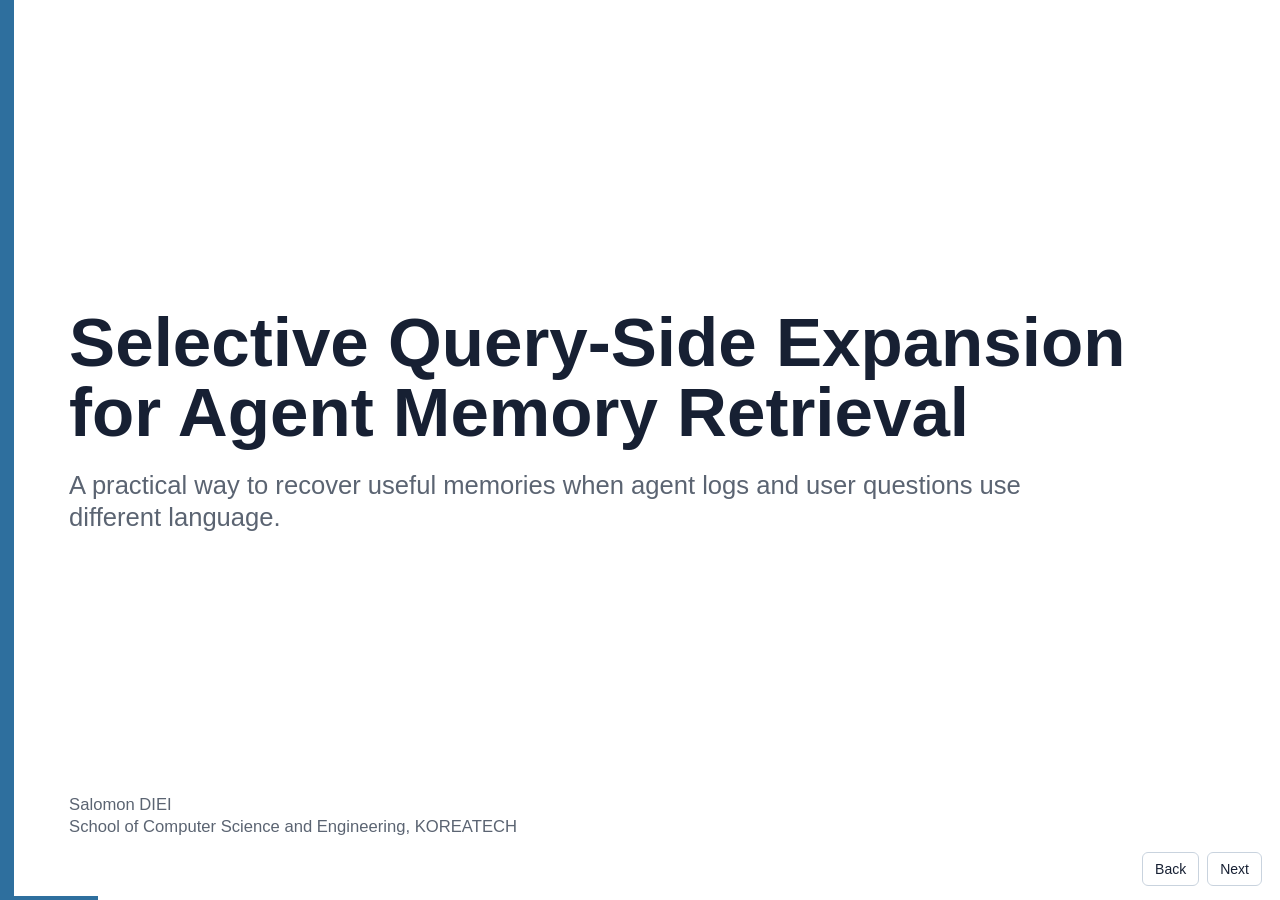
<file: presentation/sqe_conference_slides.html>
<!doctype html>
<html lang="en">
<head>
  <meta charset="utf-8">
  <meta name="viewport" content="width=device-width, initial-scale=1">
  <title>Selective Query-Side Expansion for Agent Memory Retrieval</title>
  <style>
    :root {
      --ink: #172033;
      --muted: #5b6472;
      --blue: #2e6f9e;
      --blue-soft: #e8f2f8;
      --orange: #cf7f3f;
      --orange-soft: #fff3e8;
      --green: #3f8f67;
      --green-soft: #eaf7f0;
      --line: #c9d3de;
      --gray: #eef2f6;
      --red: #b42318;
      --white: #ffffff;
    }

    * { box-sizing: border-box; }
    body {
      margin: 0;
      font-family: Arial, Helvetica, sans-serif;
      color: var(--ink);
      background: #dfe5eb;
    }

    .deck {
      width: 100vw;
      height: 100vh;
      overflow: hidden;
      position: relative;
    }

    .slide {
      display: none;
      width: 100vw;
      height: 100vh;
      padding: 5.2vh 5.4vw 4.8vh;
      background: var(--white);
      position: absolute;
      inset: 0;
    }

    .slide.active {
      display: flex;
      flex-direction: column;
    }

    h1 {
      font-size: clamp(34px, 5.4vw, 70px);
      line-height: 1.02;
      margin: 0;
      letter-spacing: 0;
      font-weight: 700;
    }

    h2 {
      font-size: clamp(28px, 3.1vw, 42px);
      line-height: 1.08;
      margin: 0 0 2.4vh;
      letter-spacing: 0;
      font-weight: 700;
    }

    h3 {
      margin: 0 0 1.2vh;
      font-size: clamp(18px, 1.7vw, 25px);
      line-height: 1.1;
      font-weight: 700;
    }

    p {
      font-size: clamp(18px, 1.55vw, 25px);
      line-height: 1.32;
      margin: 0;
    }

    .subtitle {
      color: var(--muted);
      max-width: 980px;
      margin-top: 2.5vh;
      font-size: clamp(21px, 2vw, 31px);
      line-height: 1.25;
    }

    .author {
      margin-top: auto;
      padding-bottom: 2vh;
      color: var(--muted);
      font-size: clamp(16px, 1.3vw, 22px);
      line-height: 1.35;
    }

    .accent-bar {
      position: absolute;
      left: 0;
      top: 0;
      bottom: 0;
      width: 1.1vw;
      background: var(--blue);
    }

    .rule {
      height: 1px;
      background: var(--line);
      margin-bottom: 3.2vh;
    }

    .grid-3 {
      display: grid;
      grid-template-columns: repeat(3, 1fr);
      gap: 2.2vw;
      flex: 1;
      align-items: center;
    }

    .grid-2 {
      display: grid;
      grid-template-columns: 1fr 1fr;
      gap: 3vw;
      flex: 1;
      align-items: center;
    }

    .card {
      border: 1px solid var(--line);
      border-radius: 8px;
      padding: 3vh 2vw;
      min-height: 28vh;
      background: var(--white);
      position: relative;
    }

    .card.blue { background: var(--blue-soft); border-left: 8px solid var(--blue); }
    .card.orange { background: var(--orange-soft); border-left: 8px solid var(--orange); }
    .card.green { background: var(--green-soft); border-left: 8px solid var(--green); }
    .card.gray { background: var(--gray); border-left: 8px solid var(--blue); }

    .card p, li {
      color: var(--muted);
      font-size: clamp(17px, 1.35vw, 22px);
      line-height: 1.34;
    }

    ul {
      margin: 1.3vh 0 0;
      padding-left: 1.35em;
    }

    li { margin: 0.65vh 0; }

    .big-number {
      display: block;
      font-size: clamp(42px, 5vw, 76px);
      line-height: 1;
      color: var(--blue);
      font-weight: 700;
      margin-bottom: 1vh;
    }

    .orange-number { color: var(--orange); }
    .green-number { color: var(--green); }

    .center {
      display: flex;
      flex: 1;
      align-items: center;
      justify-content: center;
      text-align: center;
    }

    .statement {
      max-width: 1050px;
      font-size: clamp(31px, 3.7vw, 58px);
      line-height: 1.12;
      font-weight: 700;
    }

    .figure {
      width: 100%;
      max-height: 67vh;
      object-fit: contain;
      border: 1px solid var(--line);
      border-radius: 8px;
      background: var(--white);
      padding: 1vh;
    }

    .figure-row {
      display: grid;
      grid-template-columns: 1.65fr 1fr;
      gap: 2.8vw;
      align-items: center;
      flex: 1;
    }

    .caption {
      color: var(--muted);
      text-align: center;
      font-size: clamp(14px, 1.1vw, 18px);
      margin-top: 1vh;
    }

    .metric-row {
      display: grid;
      grid-template-columns: repeat(4, 1fr);
      gap: 1.5vw;
      margin-top: 3vh;
    }

    .metric {
      border: 1px solid var(--line);
      border-radius: 8px;
      background: var(--gray);
      padding: 2.2vh 1.2vw;
      text-align: center;
      min-height: 15vh;
    }

    .metric span {
      display: block;
      color: var(--blue);
      font-size: clamp(31px, 3.4vw, 52px);
      font-weight: 700;
      line-height: 1;
      margin-bottom: 1.1vh;
    }

    .metric p {
      font-size: clamp(14px, 1.15vw, 19px);
      color: var(--muted);
    }

    .claim-grid {
      display: grid;
      grid-template-columns: 1fr 1fr;
      gap: 2.4vw;
      flex: 1;
      align-items: stretch;
    }

    .steps {
      display: grid;
      gap: 2.1vh;
      margin-top: 2vh;
    }

    .step {
      display: grid;
      grid-template-columns: 54px 1fr;
      gap: 1.2vw;
      align-items: start;
    }

    .step-num {
      width: 54px;
      height: 54px;
      border-radius: 50%;
      background: var(--blue);
      color: var(--white);
      display: flex;
      align-items: center;
      justify-content: center;
      font-size: 23px;
      font-weight: 700;
    }

    .step h3 { margin-bottom: 0.4vh; }
    .step p { color: var(--muted); font-size: clamp(17px, 1.35vw, 22px); }

    .footer {
      position: absolute;
      left: 5.4vw;
      right: 5.4vw;
      bottom: 2.2vh;
      display: flex;
      justify-content: space-between;
      color: var(--muted);
      font-size: 12px;
    }

    .nav {
      position: fixed;
      right: 18px;
      bottom: 14px;
      display: flex;
      gap: 8px;
      z-index: 10;
    }

    .nav button {
      border: 1px solid var(--line);
      background: var(--white);
      color: var(--ink);
      border-radius: 6px;
      padding: 8px 12px;
      cursor: pointer;
      font-size: 14px;
    }

    .progress {
      position: fixed;
      left: 0;
      bottom: 0;
      height: 4px;
      background: var(--blue);
      width: 0;
      z-index: 20;
    }

    @media print {
      body { background: white; }
      .deck { height: auto; overflow: visible; }
      .slide {
        display: flex !important;
        position: relative;
        width: 100vw;
        height: 100vh;
        page-break-after: always;
      }
      .nav, .progress { display: none; }
    }
  </style>
</head>
<body>
  <main class="deck" aria-live="polite">
    <section class="slide active">
      <div class="accent-bar"></div>
      <div class="center" style="justify-content:flex-start;text-align:left">
        <div>
          <h1>Selective Query-Side Expansion<br>for Agent Memory Retrieval</h1>
          <p class="subtitle">A practical way to recover useful memories when agent logs and user questions use different language.</p>
        </div>
      </div>
      <p class="author">Salomon DIEI<br>School of Computer Science and Engineering, KOREATECH</p>
    </section>

    <section class="slide">
      <h2>The talk in one minute</h2><div class="rule"></div>
      <div class="grid-3">
        <div class="card blue"><h3>Problem</h3><p>Useful past memories exist, but retrieval misses them because logs and questions use different words.</p></div>
        <div class="card orange"><h3>Idea</h3><p>When retrieval is uncertain, ask again using execution-style traces and paraphrased queries.</p></div>
        <div class="card green"><h3>Result</h3><p>SQE is competitive with dense retrieval and above Hybrid-RRF, but end-to-end Pass@1 is still pending.</p></div>
      </div>
      <div class="footer"><span>SQE for Agent Memory Retrieval</span><span>2</span></div>
    </section>

    <section class="slide">
      <h2>Why agent memory retrieval fails</h2><div class="rule"></div>
      <div class="grid-2">
        <div class="card gray"><h3>What is stored</h3><ul><li>Terminal outputs</li><li>Stack traces</li><li>Test failures</li><li>Patch diffs</li></ul></div>
        <div class="card orange"><h3>What is asked later</h3><ul><li>Natural-language questions</li><li>High-level bug descriptions</li><li>Short reminders</li><li>Issue summaries</li></ul></div>
      </div>
      <div class="center" style="flex:0.45"><p class="statement">The memory may be present, but the query does not look like the memory.</p></div>
      <div class="footer"><span>SQE for Agent Memory Retrieval</span><span>3</span></div>
    </section>

    <section class="slide">
      <h2>The simple intuition</h2><div class="rule"></div>
      <div class="center" style="flex:0.45"><p class="statement">Ask the memory index in the language the memory was written in.</p></div>
      <div class="grid-3">
        <div class="card blue"><h3>1. Try normal retrieval</h3><p>Use the original question first. If confidence is high, avoid extra compute.</p></div>
        <div class="card orange"><h3>2. Expand only if needed</h3><p>Generate execution-style traces and paraphrases for low-confidence queries.</p></div>
        <div class="card green"><h3>3. Fuse the results</h3><p>Retrieve each variant and combine rankings with Reciprocal Rank Fusion.</p></div>
      </div>
      <div class="footer"><span>SQE for Agent Memory Retrieval</span><span>4</span></div>
    </section>

    <section class="slide">
      <h2>How SQE works</h2><div class="rule"></div>
      <img class="figure" src="../paper/figures/method_overview.png" alt="Flow diagram of SQE retrieval">
      <p class="caption">The memory store is unchanged. Only the query is expanded when the first retrieval result looks uncertain.</p>
      <div class="footer"><span>SQE for Agent Memory Retrieval</span><span>5</span></div>
    </section>

    <section class="slide">
      <h2>Evaluation design</h2><div class="rule"></div>
      <div class="metric-row">
        <div class="metric"><span>5,000</span><p>memory episodes per seed</p></div>
        <div class="metric"><span>500</span><p>query-memory pairs per seed</p></div>
        <div class="metric"><span>8</span><p>independent memory-index seeds</p></div>
        <div class="metric"><span>4,000</span><p>paired query rows in aggregate</p></div>
      </div>
      <div class="grid-2" style="margin-top:4vh">
        <div class="card blue"><h3>Metric used today</h3><p>Recall@5: does the target memory appear in the top five retrieved memories?</p></div>
        <div class="card orange"><h3>Important boundary</h3><p>This is a retrieval study. Agent Pass@1 task success has not been measured yet.</p></div>
      </div>
      <div class="footer"><span>SQE for Agent Memory Retrieval</span><span>6</span></div>
    </section>

    <section class="slide">
      <h2>Main retrieval result</h2><div class="rule"></div>
      <div class="grid-3">
        <div class="card blue"><h3>Dense retrieval</h3><span class="big-number">69.8%</span><p>Strong baseline, seed-42 audit run.</p></div>
        <div class="card orange"><h3>SQE</h3><span class="big-number orange-number">69.4%</span><p>Selective expansion, seed-42 audit run.</p></div>
        <div class="card green"><h3>Hybrid-RRF</h3><span class="big-number green-number">64.0%</span><p>Sparse+dense fusion baseline, seed-42 audit run.</p></div>
      </div>
      <p class="caption">Interpretation: SQE is competitive with dense retrieval and above Hybrid-RRF, but it does not beat the strongest baseline in this seed.</p>
      <div class="footer"><span>SQE for Agent Memory Retrieval</span><span>7</span></div>
    </section>

    <section class="slide">
      <h2>Method comparison</h2><div class="rule"></div>
      <img class="figure" src="../paper/figures/recall_at_5.png" alt="Recall at 5 comparison across methods">
      <p class="caption">The key comparison is retrieval quality, not final software-task success.</p>
      <div class="footer"><span>SQE for Agent Memory Retrieval</span><span>8</span></div>
    </section>

    <section class="slide">
      <h2>Across independent memory seeds</h2><div class="rule"></div>
      <div class="grid-3">
        <div class="card green"><h3>Mean Recall@5</h3><ul><li>SQE: 69.4%</li><li>Dense: 68.5%</li><li>Always-expand: 69.2%</li><li>Random-gated: 68.9%</li></ul></div>
        <div class="card blue"><h3>Paired effect</h3><p>SQE vs Dense: +0.9 points<br>95% interval: [0.1, 1.7]</p></div>
        <div class="card orange"><h3>Budget control</h3><p>SQE vs Random-gated: +0.5 points<br>The interval crosses zero.</p></div>
      </div>
      <div class="center" style="flex:0.35"><p class="statement" style="font-size:clamp(24px,2.7vw,42px)">Current evidence supports a small retrieval-only difference, not a strong end-to-end performance claim.</p></div>
      <div class="footer"><span>SQE for Agent Memory Retrieval</span><span>9</span></div>
    </section>

    <section class="slide">
      <h2>What did not work yet: the confidence gate</h2><div class="rule"></div>
      <div class="figure-row">
        <div><img class="figure" src="../paper/figures/gate_diagnostic.png" alt="Gate diagnostic chart"></div>
        <div>
          <div class="card orange" style="margin-bottom:3vh"><h3>Finding</h3><p>The dense top-1 score does not separate easy and hard retrieval cases cleanly.</p></div>
          <div class="card gray"><h3>Implication</h3><p>The method idea is plausible, but the gate needs stronger calibration before a top-tier claim.</p></div>
        </div>
      </div>
      <div class="footer"><span>SQE for Agent Memory Retrieval</span><span>10</span></div>
    </section>

    <section class="slide">
      <h2>What I can claim today</h2><div class="rule"></div>
      <div class="claim-grid">
        <div class="card green"><h3>Supported by the current data</h3><ul><li>SQE can be added at retrieval time.</li><li>It leaves memory writing unchanged.</li><li>It reduces expansion calls relative to always-expand.</li><li>It gives a small Recall@5 gain over dense retrieval across seeds.</li></ul></div>
        <div class="card orange"><h3>Not claimed yet</h3><ul><li>No Pass@1 agent-success result yet.</li><li>No human-audited query-label result yet.</li><li>No clear advantage over the random-gated budget control.</li><li>The gate is not solved.</li></ul></div>
      </div>
      <div class="footer"><span>SQE for Agent Memory Retrieval</span><span>11</span></div>
    </section>

    <section class="slide">
      <h2>Next steps before submission</h2><div class="rule"></div>
      <div class="steps">
        <div class="step"><div class="step-num">1</div><div><h3>Run downstream Pass@1</h3><p>Measure whether retrieved memories actually help solve software tasks.</p></div></div>
        <div class="step"><div class="step-num">2</div><div><h3>Collect human labels</h3><p>Audit whether generated queries match realistic user or agent questions.</p></div></div>
        <div class="step"><div class="step-num">3</div><div><h3>Improve the gate</h3><p>Validate a selector using score margin, dense-sparse agreement, and query features.</p></div></div>
        <div class="step"><div class="step-num">4</div><div><h3>Release artifacts</h3><p>Publish code and dataset package with GitHub and Hugging Face links.</p></div></div>
      </div>
      <div class="footer"><span>SQE for Agent Memory Retrieval</span><span>12</span></div>
    </section>

    <section class="slide">
      <div class="center">
        <div>
          <h1>Thank you</h1>
          <p class="subtitle" style="margin-left:auto;margin-right:auto;text-align:center">Salomon DIEI | salomon@koreatech.ac.kr</p>
          <p class="subtitle" style="margin-left:auto;margin-right:auto;text-align:center;color:var(--blue)">Takeaway: SQE is a practical retrieval-time idea with a modest retrieval signal and clear next experiments.</p>
        </div>
      </div>
      <div class="footer"><span>SQE for Agent Memory Retrieval</span><span>13</span></div>
    </section>
  </main>

  <div class="progress" id="progress"></div>
  <div class="nav" aria-label="Slide navigation">
    <button type="button" onclick="prevSlide()">Back</button>
    <button type="button" onclick="nextSlide()">Next</button>
  </div>

  <script>
    const slides = Array.from(document.querySelectorAll('.slide'));
    let index = 0;

    function showSlide(i) {
      index = Math.max(0, Math.min(slides.length - 1, i));
      slides.forEach((slide, n) => slide.classList.toggle('active', n === index));
      document.getElementById('progress').style.width = `${((index + 1) / slides.length) * 100}%`;
      location.hash = String(index + 1);
    }

    function nextSlide() { showSlide(index + 1); }
    function prevSlide() { showSlide(index - 1); }

    document.addEventListener('keydown', (event) => {
      if (['ArrowRight', 'PageDown', ' '].includes(event.key)) nextSlide();
      if (['ArrowLeft', 'PageUp', 'Backspace'].includes(event.key)) prevSlide();
      if (event.key === 'Home') showSlide(0);
      if (event.key === 'End') showSlide(slides.length - 1);
    });

    const start = Number(location.hash.replace('#', ''));
    if (start >= 1 && start <= slides.length) showSlide(start - 1);
    else showSlide(0);
  </script>
</body>
</html>
</file>
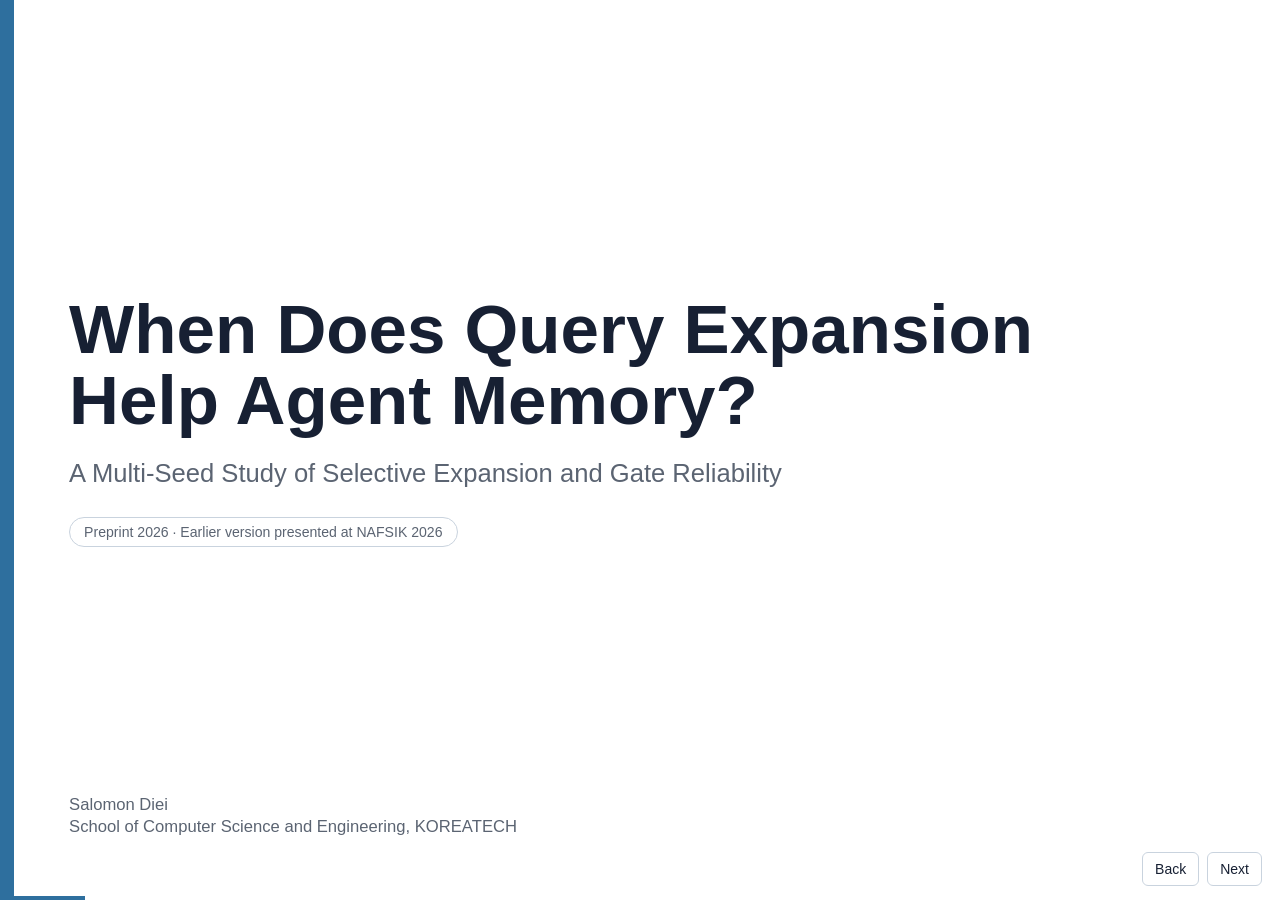
<file: presentation/sqe_preprint_slides.html>
<!doctype html>
<html lang="en">
<head>
  <meta charset="utf-8">
  <meta name="viewport" content="width=device-width, initial-scale=1">
  <title>Slides · When Does Query Expansion Help Agent Memory?</title>
  <meta name="description" content="Talk slides for the SQE preprint: when does query expansion help agent memory retrieval?">
  <style>
    :root {
      --ink: #172033;
      --muted: #5b6472;
      --blue: #2e6f9e;
      --blue-soft: #e8f2f8;
      --orange: #cf7f3f;
      --orange-soft: #fff3e8;
      --green: #3f8f67;
      --green-soft: #eaf7f0;
      --line: #c9d3de;
      --gray: #eef2f6;
      --red: #b42318;
      --white: #ffffff;
    }

    * { box-sizing: border-box; }
    body {
      margin: 0;
      font-family: Arial, Helvetica, sans-serif;
      color: var(--ink);
      background: #dfe5eb;
    }

    .deck {
      width: 100vw;
      height: 100vh;
      overflow: hidden;
      position: relative;
    }

    .slide {
      display: none;
      width: 100vw;
      height: 100vh;
      padding: 5.2vh 5.4vw 4.8vh;
      background: var(--white);
      position: absolute;
      inset: 0;
    }

    .slide.active {
      display: flex;
      flex-direction: column;
    }

    h1 {
      font-size: clamp(34px, 5.4vw, 70px);
      line-height: 1.02;
      margin: 0;
      letter-spacing: 0;
      font-weight: 700;
    }

    h2 {
      font-size: clamp(28px, 3.1vw, 42px);
      line-height: 1.08;
      margin: 0 0 2.4vh;
      letter-spacing: 0;
      font-weight: 700;
    }

    h3 {
      margin: 0 0 1.2vh;
      font-size: clamp(18px, 1.7vw, 25px);
      line-height: 1.1;
      font-weight: 700;
    }

    p {
      font-size: clamp(18px, 1.55vw, 25px);
      line-height: 1.32;
      margin: 0;
    }

    .subtitle {
      color: var(--muted);
      max-width: 980px;
      margin-top: 2.5vh;
      font-size: clamp(21px, 2vw, 31px);
      line-height: 1.25;
    }

    .author {
      margin-top: auto;
      padding-bottom: 2vh;
      color: var(--muted);
      font-size: clamp(16px, 1.3vw, 22px);
      line-height: 1.35;
    }

    .accent-bar {
      position: absolute;
      left: 0;
      top: 0;
      bottom: 0;
      width: 1.1vw;
      background: var(--blue);
    }

    .rule {
      height: 1px;
      background: var(--line);
      margin-bottom: 3.2vh;
    }

    .grid-3 {
      display: grid;
      grid-template-columns: repeat(3, 1fr);
      gap: 2.2vw;
      flex: 1;
      align-items: center;
    }

    .grid-2 {
      display: grid;
      grid-template-columns: 1fr 1fr;
      gap: 3vw;
      flex: 1;
      align-items: center;
    }

    .card {
      border: 1px solid var(--line);
      border-radius: 8px;
      padding: 3vh 2vw;
      min-height: 28vh;
      background: var(--white);
      position: relative;
    }

    .card.blue { background: var(--blue-soft); border-left: 8px solid var(--blue); }
    .card.orange { background: var(--orange-soft); border-left: 8px solid var(--orange); }
    .card.green { background: var(--green-soft); border-left: 8px solid var(--green); }
    .card.gray { background: var(--gray); border-left: 8px solid var(--blue); }

    .card p, li {
      color: var(--muted);
      font-size: clamp(17px, 1.35vw, 22px);
      line-height: 1.34;
    }

    ul {
      margin: 1.3vh 0 0;
      padding-left: 1.35em;
    }

    li { margin: 0.65vh 0; }

    .big-number {
      display: block;
      font-size: clamp(42px, 5vw, 76px);
      line-height: 1;
      color: var(--blue);
      font-weight: 700;
      margin-bottom: 1vh;
    }

    .orange-number { color: var(--orange); }
    .green-number { color: var(--green); }

    .center {
      display: flex;
      flex: 1;
      align-items: center;
      justify-content: center;
      text-align: center;
    }

    .statement {
      max-width: 1050px;
      font-size: clamp(31px, 3.7vw, 58px);
      line-height: 1.12;
      font-weight: 700;
    }

    .figure {
      width: 100%;
      max-height: 67vh;
      object-fit: contain;
      border: 1px solid var(--line);
      border-radius: 8px;
      background: var(--white);
      padding: 1vh;
    }

    .figure-row {
      display: grid;
      grid-template-columns: 1.65fr 1fr;
      gap: 2.8vw;
      align-items: center;
      flex: 1;
    }

    .caption {
      color: var(--muted);
      text-align: center;
      font-size: clamp(14px, 1.1vw, 18px);
      margin-top: 1vh;
    }

    .metric-row {
      display: grid;
      grid-template-columns: repeat(4, 1fr);
      gap: 1.5vw;
      margin-top: 3vh;
    }

    .metric {
      border: 1px solid var(--line);
      border-radius: 8px;
      background: var(--gray);
      padding: 2.2vh 1.2vw;
      text-align: center;
      min-height: 15vh;
    }

    .metric span {
      display: block;
      color: var(--blue);
      font-size: clamp(31px, 3.4vw, 52px);
      font-weight: 700;
      line-height: 1;
      margin-bottom: 1.1vh;
    }

    .metric p {
      font-size: clamp(14px, 1.15vw, 19px);
      color: var(--muted);
    }

    .claim-grid {
      display: grid;
      grid-template-columns: 1fr 1fr;
      gap: 2.4vw;
      flex: 1;
      align-items: stretch;
    }

    .steps {
      display: grid;
      gap: 2.1vh;
      margin-top: 2vh;
    }

    .step {
      display: grid;
      grid-template-columns: 54px 1fr;
      gap: 1.2vw;
      align-items: start;
    }

    .step-num {
      width: 54px;
      height: 54px;
      border-radius: 50%;
      background: var(--blue);
      color: var(--white);
      display: flex;
      align-items: center;
      justify-content: center;
      font-size: 23px;
      font-weight: 700;
    }

    .step h3 { margin-bottom: 0.4vh; }
    .step p { color: var(--muted); font-size: clamp(17px, 1.35vw, 22px); }

    .footer {
      position: absolute;
      left: 5.4vw;
      right: 5.4vw;
      bottom: 2.2vh;
      display: flex;
      justify-content: space-between;
      color: var(--muted);
      font-size: 12px;
    }

    .nav {
      position: fixed;
      right: 18px;
      bottom: 14px;
      display: flex;
      gap: 8px;
      z-index: 10;
    }

    .nav button {
      border: 1px solid var(--line);
      background: var(--white);
      color: var(--ink);
      border-radius: 6px;
      padding: 8px 12px;
      cursor: pointer;
      font-size: 14px;
    }

    .progress {
      position: fixed;
      left: 0;
      bottom: 0;
      height: 4px;
      background: var(--blue);
      width: 0;
      z-index: 20;
    }

    @media print {
      body { background: white; }
      .deck { height: auto; overflow: visible; }
      .slide {
        display: flex !important;
        position: relative;
        width: 100vw;
        height: 100vh;
        page-break-after: always;
      }
      .nav, .progress { display: none; }
    }
  
    .tag { display:inline-block; margin-top:3vh; padding:6px 14px; border:1px solid var(--line); border-radius:999px; color:var(--muted); font-size:clamp(14px,1.1vw,18px); }
    .figure-pair { display:grid; grid-template-columns:1fr 1fr; gap:2.4vw; flex:1; align-items:center; }
    .figure-pair .figure { max-height:58vh; }
    .question { max-width:1100px; font-size:clamp(30px,3.4vw,54px); line-height:1.15; font-weight:700; }
    .question em { color:var(--blue); font-style:normal; }
    .note { margin-top:2.4vh; padding:1.6vh 1.4vw; background:var(--gray); border-left:6px solid var(--orange); border-radius:0 8px 8px 0; color:var(--ink); font-size:clamp(16px,1.3vw,21px); }
    .links p { margin:0.9vh 0; }
    .vcenter { flex:1; display:flex; flex-direction:column; justify-content:center; }
    .grid-3 { align-items:stretch; align-content:center; }
    .vcenter .grid-3 { flex:0 0 auto; }
    .footer { right:calc(5.4vw + 150px); }
    .links a { color:var(--blue); text-decoration:none; }
    @media (max-width: 760px) {
      .grid-3, .grid-2, .claim-grid, .figure-row, .figure-pair { grid-template-columns:1fr; gap:2vh; align-content:start; overflow-y:auto; }
      .metric-row { grid-template-columns:1fr 1fr; }
      .card { min-height:0; }
      .slide { overflow-y:auto; padding-bottom:9vh; }
      .footer { display:none; }
    }
  </style>
</head>
<body>
  <main class="deck">
    <section class="slide"><div class="accent-bar"></div>
<div class="center" style="justify-content:flex-start;text-align:left"><div>
<h1>When Does Query Expansion<br>Help Agent Memory?</h1>
<p class="subtitle">A Multi-Seed Study of Selective Expansion and Gate Reliability</p>
<span class="tag">Preprint 2026 · Earlier version presented at NAFSIK 2026</span>
</div></div>
<p class="author">Salomon Diei<br>School of Computer Science and Engineering, KOREATECH</p></section>
<section class="slide"><h2>The talk in one minute</h2><div class="rule"></div><div class="grid-3">
<div class="card blue"><h3>Problem</h3><p>Agents store execution traces but later search them with natural-language questions. The memory exists, but the query does not look like it.</p></div>
<div class="card orange"><h3>Idea</h3><p>Expand the query with hypothetical traces and paraphrases, but only when the first retrieval looks uncertain.</p></div>
<div class="card green"><h3>Result</h3><p>Selective expansion halves the cost of always expanding with no loss in Recall@5. But the confidence gate is no better than random.</p></div>
</div><div class="footer"><span>When Does Query Expansion Help Agent Memory?</span><span>2</span></div></section>
<section class="slide"><h2>Why agent memory retrieval fails</h2><div class="rule"></div><div class="grid-2">
<div class="card gray"><h3>What is stored</h3><ul><li>Terminal outputs and tracebacks</li><li>Test failures</li><li>Patch diffs and commands</li><li>Single agent steps: thought, action, observation</li></ul></div>
<div class="card gray"><h3>What is asked later</h3><ul><li>Natural-language questions</li><li>"How did I fix the off-by-one line number bug?"</li><li>Short reminders and issue summaries</li></ul></div>
</div>
<p class="note">The memory may be present, but the query and the memory are written in different “languages”.</p><div class="footer"><span>When Does Query Expansion Help Agent Memory?</span><span>3</span></div></section>
<section class="slide"><h2>The question</h2><div class="rule"></div><div class="center"><p class="question">Can a <em>cheap confidence signal</em> decide which agent-memory queries are worth expanding?</p></div><div class="footer"><span>When Does Query Expansion Help Agent Memory?</span><span>4</span></div></section>
<section class="slide"><h2>How SQE works</h2><div class="rule"></div><div class="figure-row" style="grid-template-columns:1fr">
<div><img class="figure" src="../paper/preprint/figures/method_overview.png" alt="SQE retrieval flow"><p class="caption">Dense retrieval first. If the top-1 score is below τ = 0.65, generate 2 hypothetical traces (dense + BM25) and 2 paraphrases (dense), then fuse all lists with RRF (k = 60). The memory store and indices never change.</p></div>
</div><div class="footer"><span>When Does Query Expansion Help Agent Memory?</span><span>5</span></div></section>
<section class="slide"><h2>Evaluation design</h2><div class="rule"></div><div class="vcenter"><div class="metric-row">
<div class="metric"><span>5,000</span><p>agent steps per memory store</p></div>
<div class="metric"><span>500</span><p>queries per seed</p></div>
<div class="metric"><span>8</span><p>resampled stores, indices rebuilt</p></div>
<div class="metric"><span>4,000</span><p>queries in total</p></div>
</div>
<div class="grid-2" style="margin-top:3vh">
<div class="card gray" style="min-height:0"><h3>Data and models</h3><p>SWE-smith agent steps (tool split). bge-m3 + FAISS for dense, BM25 for sparse, Qwen3.6-35B-A3B for expansion.</p></div>
<div class="card orange" style="min-height:0"><h3>The key control</h3><p>A random gate runs the identical expansion code at a matched rate. It separates <b>expanding some queries</b> from <b>choosing which ones</b>.</p></div>
</div></div><div class="footer"><span>When Does Query Expansion Help Agent Memory?</span><span>6</span></div></section>
<section class="slide"><h2>Main result: a small Recall@5 gain</h2><div class="rule"></div><div class="vcenter"><div class="metric-row">
<div class="metric"><span>69.4%</span><p>SQE</p></div>
<div class="metric"><span style="color:var(--muted)">68.5%</span><p>Dense-Only</p></div>
<div class="metric"><span style="color:var(--muted)">69.2%</span><p>Always-Expand</p></div>
<div class="metric"><span class="orange-number">68.9%</span><p>Random gate</p></div>
</div>
<p class="note">Mean Recall@5 over 8 seeds. SQE is slightly better than dense retrieval at Recall@5 (+0.9 points), but worse at Recall@1 (44.5% vs 45.5%). It recovers 140 targets dense retrieval missed and loses 105 it found.</p></div><div class="footer"><span>When Does Query Expansion Help Agent Memory?</span><span>7</span></div></section>
<section class="slide"><h2>Seed variance dominates every effect</h2><div class="rule"></div><div class="figure-row" style="grid-template-columns:1.6fr 1fr">
<img class="figure" src="../paper/preprint/figures/multiseed_recall5.png" alt="Recall@5 per seed and 8-seed mean">
<div class="card blue" style="min-height:0"><span class="big-number">±2.7</span><p>points of seed-to-seed spread: three times larger than the method effect.</p></div>
</div><div class="footer"><span>When Does Query Expansion Help Agent Memory?</span><span>8</span></div></section>
<section class="slide"><h2>The gate does not beat a random gate</h2><div class="rule"></div><div class="vcenter"><div class="grid-3">
<div class="card blue"><span class="big-number">+0.9</span><h3>vs Dense-Only</h3><p>95% CI [+0.1, +1.7]</p></div>
<div class="card orange"><span class="big-number orange-number">+0.5</span><h3>vs Random gate</h3><p>95% CI [−0.2, +1.1]. Not significant.</p></div>
<div class="card gray"><span class="big-number" style="color:var(--muted)">+0.1</span><h3>vs Always-Expand</h3><p>95% CI [−0.4, +0.7]</p></div>
</div>
<p class="note">Expanding about half the queries recovers essentially all of the benefit of expanding every query, but <b>which</b> half matters little.</p></div><div class="footer"><span>When Does Query Expansion Help Agent Memory?</span><span>9</span></div></section>
<section class="slide"><h2>Selectivity is still a large cost saving</h2><div class="rule"></div><div class="figure-row">
<img class="figure" src="../paper/preprint/figures/cost_quality.png" alt="Tokens per query against Recall@5">
<div><div class="card green" style="min-height:0"><span class="big-number green-number">−55%</span><p>LLM tokens vs Always-Expand: 405 vs 899 tokens and 2.8 s vs 5.4 s per query, at equal Recall@5.</p></div>
<p class="caption" style="text-align:left;margin-top:2vh">But the random gate sits at the same point.</p></div>
</div><div class="footer"><span>When Does Query Expansion Help Agent Memory?</span><span>10</span></div></section>
<section class="slide"><h2>Why the gate fails</h2><div class="rule"></div><div class="grid-3">
<div class="card orange"><span class="big-number orange-number">61.7%</span><h3>Hard, not fixable</h3><p>Expanded queries reach 61.7% Recall@5 vs 75.9% for the rest. The gate finds hard queries, but expansion does not repair them.</p></div>
<div class="card orange"><span class="big-number orange-number">2.2 pts</span><h3>Threshold barely matters</h3><p>Recall@5 moves within a 2.2-point band while the expansion rate goes from 0% to 100%.</p></div>
<div class="card orange"><span class="big-number orange-number">5.3%</span><h3>Little headroom</h3><p>Expansion helps 5.3% of queries and hurts 4.2%. Even an oracle gate gains only about 5 points.</p></div>
</div><div class="footer"><span>When Does Query Expansion Help Agent Memory?</span><span>11</span></div></section>
<section class="slide"><h2>The evidence behind the gate result</h2><div class="rule"></div><div class="figure-pair">
<div><img class="figure" src="../paper/preprint/figures/threshold_sweep.png" alt="Threshold sweep on seed 42"><p class="caption">Threshold sweep (seed 42)</p></div>
<div><img class="figure" src="../paper/preprint/figures/gate_headroom.png" alt="Oracle gate headroom"><p class="caption">Held-out oracle headroom</p></div>
</div><div class="footer"><span>When Does Query Expansion Help Agent Memory?</span><span>12</span></div></section>
<section class="slide"><h2>What the evidence supports</h2><div class="rule"></div><div class="claim-grid">
<div class="card green"><h3>Supported</h3><ul><li>SQE is a retrieval-time method; memory writing is unchanged.</li><li>It matches Always-Expand at about half the tokens.</li><li>It gives a small Recall@5 gain over dense retrieval.</li><li>The top-1-score gate is not better than random.</li></ul></div>
<div class="card orange"><h3>Not claimed</h3><ul><li>No downstream agent Pass@1 result.</li><li>No human-validated query quality (audit packet prepared, unlabeled).</li><li>Intervals pool overlapping seeds, so they are descriptive.</li><li>One embedder, one generator, one trace source.</li></ul></div>
</div><div class="footer"><span>When Does Query Expansion Help Agent Memory?</span><span>13</span></div></section>
<section class="slide"><h2>Next steps</h2><div class="rule"></div><div class="steps">
<div class="step"><div class="step-num">1</div><div><h3>Learned gates against random-budget controls</h3><p>Predicting which queries expansion will fix is the open problem.</p></div></div>
<div class="step"><div class="step-num">2</div><div><h3>Downstream agent success</h3><p>Measure whether retrieved memories change Pass@1 on SWE-bench-style tasks.</p></div></div>
<div class="step"><div class="step-num">3</div><div><h3>Human-audited queries</h3><p>Label the prepared 100-query audit packet.</p></div></div>
<div class="step"><div class="step-num">4</div><div><h3>Confirmatory statistics</h3><p>Pre-register one contrast and use seed- or task-clustered inference.</p></div></div>
</div><div class="footer"><span>When Does Query Expansion Help Agent Memory?</span><span>14</span></div></section>
<section class="slide"><div class="accent-bar"></div>
<div class="center" style="justify-content:flex-start;text-align:left"><div>
<h1>Thank you</h1>
<p class="subtitle">Confidence gating, not expansion itself, is the open problem.</p>
<div class="links" style="margin-top:4vh">
<p>Paper and project page: <a href="https://salomondiei08.github.io/sqe-experiment/">salomondiei08.github.io/sqe-experiment</a></p>
<p>Code: <a href="https://github.com/Salomondiei08/sqe-experiment">github.com/Salomondiei08/sqe-experiment</a></p>
<p>Data: <a href="https://huggingface.co/datasets/TheReinventGuy/sqe-experiment">huggingface.co/datasets/TheReinventGuy/sqe-experiment</a></p>
</div></div></div>
<p class="author">Salomon Diei · salomon@koreatech.ac.kr</p><div class="footer"><span>When Does Query Expansion Help Agent Memory?</span><span>15</span></div></section>
  </main>
  <div class="progress" id="progress"></div>
  <div class="nav" aria-label="Slide navigation">
    <button type="button" onclick="prevSlide()">Back</button>
    <button type="button" onclick="nextSlide()">Next</button>
  </div>
  <script>
    const slides = Array.from(document.querySelectorAll('.slide'));
    let index = 0;
    function showSlide(i) {
      index = Math.max(0, Math.min(slides.length - 1, i));
      slides.forEach((slide, n) => slide.classList.toggle('active', n === index));
      document.getElementById('progress').style.width = `${((index + 1) / slides.length) * 100}%`;
      history.replaceState(null, '', '#' + (index + 1));
    }
    function nextSlide() { showSlide(index + 1); }
    function prevSlide() { showSlide(index - 1); }
    document.addEventListener('keydown', (event) => {
      if (['ArrowRight', 'PageDown', ' '].includes(event.key)) { event.preventDefault(); nextSlide(); }
      if (['ArrowLeft', 'PageUp', 'Backspace'].includes(event.key)) { event.preventDefault(); prevSlide(); }
      if (event.key === 'Home') showSlide(0);
      if (event.key === 'End') showSlide(slides.length - 1);
    });
    // Swipe on touch screens
    let touchX = null;
    document.addEventListener('touchstart', (e) => { touchX = e.touches[0].clientX; }, { passive: true });
    document.addEventListener('touchend', (e) => {
      if (touchX === null) return;
      const dx = e.changedTouches[0].clientX - touchX;
      if (Math.abs(dx) > 50) (dx < 0 ? nextSlide : prevSlide)();
      touchX = null;
    });
    const start = Number(location.hash.replace('#', ''));
    showSlide(start >= 1 && start <= slides.length ? start - 1 : 0);
  </script>
</body>
</html>
</file>
<file: site/styles.css>
/* SQE project page. Dependency-free; Crimson Pro for display, Atkinson Hyperlegible for reading. */
:root {
  --ink: #1f2429;
  --muted: #5d6873;
  --blue: #2f5d88;
  --blue-dark: #1b3c5c;
  --blue-soft: #eaf1f8;
  --amber: #9a5a1c;
  --amber-soft: #fbf3e8;
  --green: #2f6b45;
  --line: #e1e6ea;
  --paper: #fff;
  --soft: #f6f8f9;
  --max: 980px;
  --narrow: 760px;
  --radius: 10px;
}

* { box-sizing: border-box; }
html { scroll-behavior: smooth; scroll-padding-top: 76px; }
body { margin: 0; background: var(--paper); color: var(--ink); font-family: "Atkinson Hyperlegible", Arial, sans-serif; font-size: 17px; line-height: 1.65; -webkit-font-smoothing: antialiased; }
a { color: var(--blue); text-decoration: none; }
a:hover { text-decoration: underline; text-underline-offset: 3px; }
button, select { font: inherit; }
code, pre { font-family: ui-monospace, "SF Mono", Menlo, Consolas, monospace; font-size: 0.86em; }
img { max-width: 100%; height: auto; }
:focus-visible { outline: 2px solid var(--blue); outline-offset: 3px; border-radius: 3px; }

.skip-link { position: absolute; left: -999px; top: 8px; padding: 8px 12px; background: var(--blue); color: #fff; border-radius: 6px; z-index: 20; }
.skip-link:focus { left: 12px; }

/* Header */
.site-header-wrap { position: sticky; top: 0; z-index: 10; background: rgba(255, 255, 255, 0.88); backdrop-filter: saturate(1.4) blur(10px); border-bottom: 1px solid var(--line); }
.site-header { width: min(var(--max), calc(100% - 40px)); margin: 0 auto; height: 60px; display: flex; align-items: center; justify-content: space-between; }
.site-name { font: 700 24px "Crimson Pro", serif; color: var(--blue-dark); letter-spacing: 0.04em; }
.site-name:hover { text-decoration: none; }
.site-header nav { display: flex; gap: 22px; font-size: 14px; }
.site-header nav a { color: var(--muted); }
.site-header nav a:hover { color: var(--blue-dark); }

.page { width: min(var(--max), calc(100% - 40px)); margin: 0 auto; }

/* Title block */
.paper-header { text-align: center; padding: 76px 20px 40px; }
.venue { display: inline-block; margin: 0 0 22px; padding: 4px 12px; border: 1px solid #c8d6e3; border-radius: 999px; color: var(--blue); font-size: 12px; font-weight: 700; letter-spacing: 0.12em; text-transform: uppercase; }
.paper-header h1 { max-width: 860px; margin: 0 auto; font: 600 clamp(36px, 5.6vw, 62px)/1.05 "Crimson Pro", Georgia, serif; letter-spacing: -0.02em; color: var(--ink); }
.subtitle { max-width: 760px; margin: 14px auto 0; font: 400 clamp(21px, 2.6vw, 27px)/1.3 "Crimson Pro", Georgia, serif; color: var(--muted); }
.authors { margin: 28px 0 2px; font-size: 19px; }
.authors a { color: var(--ink); font-weight: 700; }
.affiliation { margin: 0; color: var(--muted); font-size: 15px; }
.presentation { margin: 8px 0 0; font-size: 15px; color: var(--muted); }
.paper-links { display: flex; justify-content: center; gap: 10px; flex-wrap: wrap; margin-top: 28px; }
.link-button { display: inline-flex; align-items: center; gap: 8px; min-height: 42px; padding: 8px 18px; border: 1px solid #c3d0db; border-radius: 999px; background: #fff; color: var(--blue-dark); font-size: 15px; font-weight: 700; transition: background-color 0.15s, border-color 0.15s; }
.link-button svg { width: 18px; height: 18px; fill: none; stroke: currentColor; stroke-width: 1.8; stroke-linecap: round; stroke-linejoin: round; }
.link-button:hover { text-decoration: none; background: var(--blue-soft); border-color: var(--blue); }
.link-button.primary { background: var(--blue-dark); border-color: var(--blue-dark); color: #fff; }
.link-button.primary:hover { background: var(--blue); }
.tldr { max-width: 760px; margin: 34px auto 0; padding: 16px 20px; background: var(--soft); border: 1px solid var(--line); border-radius: var(--radius); text-align: left; font-size: 16px; }
.tldr strong { margin-right: 6px; color: var(--blue-dark); }

/* Figures */
.teaser { margin: 10px 0 72px; }
.teaser img, .figure-grid img { display: block; width: 100%; background: #fff; border: 1px solid var(--line); border-radius: var(--radius); padding: 14px; }
figcaption { margin-top: 12px; color: var(--muted); font-size: 14px; line-height: 1.55; }
figcaption b { color: var(--ink); }
.figure-grid { display: grid; grid-template-columns: 1fr 1fr; gap: 28px; margin-top: 40px; }
.figure-grid figure { margin: 0; }
.figure-grid a:hover img, .teaser a:hover img { border-color: #b9c8d5; }

/* Sections */
.paper-section { padding: 0 0 64px; }
.paper-section.narrow { max-width: var(--narrow); margin: 0 auto; }
.paper-section h2 { margin: 0 0 20px; padding-top: 22px; border-top: 1px solid var(--line); font: 600 36px/1.2 "Crimson Pro", Georgia, serif; color: var(--blue-dark); }
.paper-section h3 { margin: 0 0 10px; font: 600 23px/1.25 "Crimson Pro", Georgia, serif; color: var(--blue-dark); }
.paper-section h4 { margin: 0 0 14px; font-size: 15px; color: var(--ink); }
.paper-section p { margin: 0 0 16px; }
.paper-section.narrow p { text-align: justify; hyphens: auto; }
.contributions ol { margin: 0; padding-left: 22px; }
.contributions li { margin-bottom: 8px; }
.section-intro { color: var(--muted); max-width: 760px; }
.hint { color: var(--muted); font-weight: 400; }

/* Headline numbers */
.headline-results { display: grid; grid-template-columns: repeat(4, 1fr); gap: 14px; margin: 28px 0 30px; }
.headline-results div { padding: 18px 18px 16px; background: var(--blue-soft); border-radius: var(--radius); }
.headline-results div.neutral { background: var(--amber-soft); }
.headline-results strong { display: block; color: var(--blue-dark); font: 600 38px/1 "Crimson Pro", serif; }
.headline-results div.neutral strong { color: var(--amber); }
.headline-results span { display: block; margin-top: 8px; color: var(--muted); font-size: 13.5px; line-height: 1.35; }

/* Findings */
.finding-cards { display: grid; grid-template-columns: repeat(3, 1fr); gap: 16px; margin-bottom: 36px; }
.finding { padding: 20px 20px 6px; border: 1px solid var(--line); border-top: 3px solid var(--blue); border-radius: var(--radius); }
.finding.negative { border-top-color: var(--amber); }
.finding-label { margin: 0 0 6px !important; color: var(--muted); font-size: 12px; font-weight: 700; letter-spacing: 0.08em; text-transform: uppercase; }
.finding h3 { font-size: 21px; }
.finding p { font-size: 15px; }

/* Interactive panel */
.panel { padding: 24px; background: var(--soft); border: 1px solid var(--line); border-radius: var(--radius); }
.panel-head { display: flex; flex-wrap: wrap; align-items: center; justify-content: space-between; gap: 12px; margin-bottom: 20px; }
.panel-head h3 { margin: 0; }
.results-toolbar { display: flex; gap: 16px; }
.results-toolbar label { display: flex; align-items: center; gap: 8px; color: var(--muted); font-size: 14px; }
.results-toolbar select { padding: 6px 10px; border: 1px solid #b7c3cd; border-radius: 6px; background: #fff; color: var(--ink); }
.result-columns { display: grid; grid-template-columns: 1.1fr 1fr; gap: 40px; }
.method-chart { display: grid; gap: 9px; }
.bar-row { display: grid; grid-template-columns: 112px 1fr 54px; align-items: center; gap: 10px; font-size: 14px; }
.bar-label { text-align: right; color: var(--muted); line-height: 1.2; }
.bar-track { height: 18px; background: #e3e8ec; border-radius: 4px; overflow: hidden; }
.bar { display: block; height: 100%; background: #9aaab6; border-radius: 4px; transition: width 0.4s ease; }
.bar.highlight { background: var(--blue); }
.bar.control { background: var(--amber); }
.bar-value { color: var(--ink); font-weight: 700; font-variant-numeric: tabular-nums; }
.seed-table { font-size: 14px; font-variant-numeric: tabular-nums; }
.seed-row { display: grid; grid-template-columns: 0.8fr repeat(3, 1fr); gap: 8px; padding: 7px 0; border-bottom: 1px solid #e3e8ec; }
.seed-row.head { color: var(--muted); font-size: 12px; font-weight: 700; text-transform: uppercase; letter-spacing: 0.06em; }
.seed-row strong { color: var(--blue-dark); }
.metric-delta.up { color: var(--green); font-weight: 700; }
.metric-delta.down { color: var(--amber); font-weight: 700; }
.data-note { margin: 18px 0 0 !important; color: var(--muted); font-size: 13px; }

/* Paired-test table */
.table-wrap { margin-top: 40px; overflow-x: auto; }
.table-wrap table { width: 100%; border-collapse: collapse; font-size: 15px; font-variant-numeric: tabular-nums; }
.table-wrap th { padding: 10px 12px; text-align: left; border-bottom: 2px solid var(--ink); font-size: 13px; text-transform: uppercase; letter-spacing: 0.05em; color: var(--muted); }
.table-wrap td { padding: 10px 12px; border-bottom: 1px solid var(--line); }
.table-wrap td:not(:first-child), .table-wrap th:not(:first-child) { text-align: right; }
.table-wrap tr.key-row td { background: var(--amber-soft); font-weight: 700; }
.table-note { margin-top: 10px !important; color: var(--muted); font-size: 13px; }

/* Gate cards */
.gate-cards { display: grid; grid-template-columns: repeat(3, 1fr); gap: 16px; }
.gate-cards article { padding: 20px; border: 1px solid var(--line); border-radius: var(--radius); }
.big-number { margin: 0 0 10px !important; font: 600 34px/1 "Crimson Pro", serif; color: var(--amber); }
.big-number span { font-size: 18px; color: var(--muted); }
.gate-cards h3 { font-size: 20px; }
.gate-cards p { font-size: 15px; }

/* Method */
.method-steps { display: grid; grid-template-columns: repeat(4, 1fr); gap: 14px; margin: 24px 0; padding: 0; list-style: none; }
.method-steps li { padding: 18px; border: 1px solid var(--line); border-radius: var(--radius); font-size: 15px; color: var(--muted); }
.method-steps .step { display: inline-flex; align-items: center; justify-content: center; width: 26px; height: 26px; margin-bottom: 10px; border-radius: 50%; background: var(--blue-dark); color: #fff; font-size: 13px; font-weight: 700; }
.method-steps strong { display: block; margin-bottom: 4px; color: var(--blue-dark); font: 600 22px "Crimson Pro", serif; }
.note { padding: 16px 18px; background: var(--soft); border-left: 3px solid var(--blue); border-radius: 0 var(--radius) var(--radius) 0; font-size: 15px; }

/* Limitations */
.limitations ul { display: grid; grid-template-columns: 1fr 1fr; gap: 12px 28px; margin: 0; padding: 0; list-style: none; }
.limitations li { padding-left: 16px; border-left: 2px solid var(--line); font-size: 15px; color: var(--muted); }
.limitations li strong { color: var(--ink); }

/* Reproducibility */
.artifacts ul { list-style: none; margin: 0; padding: 0; border-top: 1px solid var(--line); }
.artifacts li { display: grid; grid-template-columns: 230px 1fr; gap: 20px; padding: 12px 0; border-bottom: 1px solid var(--line); font-size: 15px; }
.artifacts li a { font-weight: 700; }
.artifacts li span { color: var(--muted); }

/* BibTeX */
.citation-box { position: relative; background: #1d2329; border-radius: var(--radius); }
.citation-box pre { margin: 0; padding: 20px 22px; overflow-x: auto; color: #e8edf1; line-height: 1.6; }
.citation-box button { position: absolute; top: 12px; right: 12px; padding: 5px 12px; border: 1px solid #56616b; border-radius: 6px; background: #2a3138; color: #e8edf1; font-size: 13px; cursor: pointer; }
.citation-box button:hover { background: var(--blue); border-color: var(--blue); }
.copy-status { display: block; height: 22px; margin-top: 6px; color: var(--green); font-size: 13px; }

/* Footer */
.site-footer { width: min(var(--max), calc(100% - 40px)); margin: 0 auto; padding: 26px 0 40px; border-top: 1px solid var(--line); display: flex; justify-content: space-between; gap: 20px; color: var(--muted); font-size: 13px; }
.site-footer a { color: var(--muted); }

@media (max-width: 860px) {
  .finding-cards, .gate-cards { grid-template-columns: 1fr; }
  .method-steps { grid-template-columns: 1fr 1fr; }
  .result-columns { grid-template-columns: 1fr; gap: 30px; }
}
@media (max-width: 700px) {
  body { font-size: 16px; }
  .site-header, .page, .site-footer { width: calc(100% - 32px); }
  .site-header nav { display: none; }
  .paper-header { padding: 48px 0 32px; }
  .headline-results { grid-template-columns: 1fr 1fr; }
  .figure-grid, .limitations ul { grid-template-columns: 1fr; }
  .paper-section.narrow p { text-align: left; }
  .artifacts li { grid-template-columns: 1fr; gap: 2px; }
  .site-footer { flex-direction: column; gap: 6px; }
  .bar-row { grid-template-columns: 96px 1fr 50px; font-size: 13px; }
  .panel { padding: 18px; }
}
@media (max-width: 420px) {
  .method-steps { grid-template-columns: 1fr; }
  .headline-results strong { font-size: 32px; }
}
@media (prefers-reduced-motion: reduce) {
  html { scroll-behavior: auto; }
  *, *::before, *::after { transition: none !important; }
}
</file>
